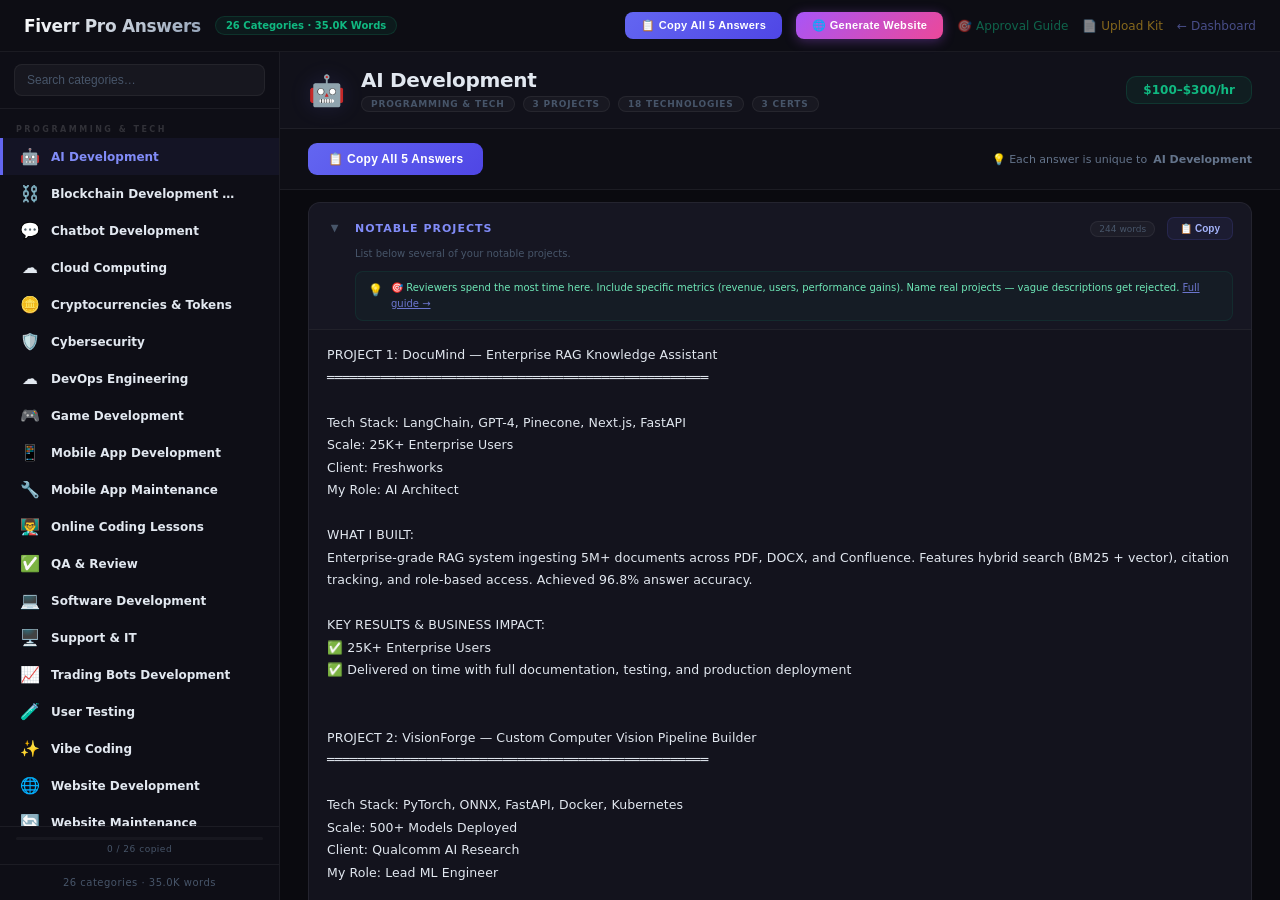
<file: fiverr-answers.html>
<!DOCTYPE html>
<html lang="en">
<head>
<meta charset="UTF-8">
<meta name="viewport" content="width=device-width, initial-scale=1.0">
<title>Fiverr Pro Application Answers — Ready to Copy & Paste</title>
<style>
*,*::before,*::after{box-sizing:border-box;margin:0;padding:0}
:root{
  --bg:#0a0a0f;--sidebar:#0e0e16;--panel:#12121c;
  --card:#161622;--card-hover:#1a1a28;
  --border:rgba(255,255,255,.06);--border2:rgba(255,255,255,.1);
  --text:#e2e8f0;--muted:#64748b;--dim:#475569;
  --green:#10b981;--green-bg:rgba(16,185,129,.08);--green-border:rgba(16,185,129,.15);
  --accent:#818cf8;--accent2:#6366f1;--accent-bg:rgba(99,102,241,.07);--accent-border:rgba(99,102,241,.15);
  --amber:#f59e0b;--amber-bg:rgba(245,158,11,.08);
  --radius:12px;
}
html,body{height:100%;overflow:hidden}
body{font-family:'Segoe UI',system-ui,-apple-system,sans-serif;background:var(--bg);color:var(--text);-webkit-font-smoothing:antialiased;display:flex;flex-direction:column}
a{text-decoration:none;color:inherit}

/* ── Top Bar ── */
.topbar{
  height:52px;min-height:52px;
  background:rgba(14,14,22,.95);backdrop-filter:blur(20px);
  border-bottom:1px solid var(--border);
  display:flex;align-items:center;justify-content:space-between;
  padding:0 24px;z-index:100;
}
.topbar-left{display:flex;align-items:center;gap:14px}
.topbar h1{font-size:17px;font-weight:800;letter-spacing:-.3px;background:linear-gradient(135deg,#fff,#94a3b8);-webkit-background-clip:text;-webkit-text-fill-color:transparent;background-clip:text}
.topbar .badge{font-size:10px;color:var(--green);background:var(--green-bg);border:1px solid var(--green-border);padding:3px 10px;border-radius:20px;font-weight:600}
.topbar-right{display:flex;align-items:center;gap:14px}
.topbar .back{color:var(--accent);font-size:12px;opacity:.5;transition:.2s}
.topbar .back:hover{opacity:1}
.copy-all-global{
  padding:7px 16px;border-radius:8px;
  background:linear-gradient(135deg,var(--accent2),#4f46e5);
  color:#fff;font-size:11px;font-weight:700;cursor:pointer;border:none;
  transition:all .2s;letter-spacing:.3px;
}
.copy-all-global:hover{transform:translateY(-1px);box-shadow:0 4px 16px rgba(99,102,241,.3)}
.copy-all-global.ok{background:linear-gradient(135deg,var(--green),#059669)}

/* ── Layout ── */
.layout{display:flex;flex:1;overflow:hidden}

/* ── Sidebar ── */
.sidebar{
  width:280px;min-width:280px;
  background:var(--sidebar);border-right:1px solid var(--border);
  display:flex;flex-direction:column;overflow:hidden;
}
.sidebar-search{
  padding:12px 14px;border-bottom:1px solid var(--border);
}
.sidebar-search input{
  width:100%;padding:8px 12px;border-radius:8px;
  background:rgba(255,255,255,.04);border:1px solid var(--border);
  color:var(--text);font-size:12px;outline:none;transition:border-color .2s;
}
.sidebar-search input:focus{border-color:rgba(99,102,241,.3)}
.sidebar-search input::placeholder{color:var(--dim)}
.sidebar-list{flex:1;overflow-y:auto;padding:6px 0}
.sidebar-list::-webkit-scrollbar{width:3px}
.sidebar-list::-webkit-scrollbar-thumb{background:rgba(255,255,255,.06);border-radius:2px}
.sidebar-group{
  padding:10px 16px 4px;font-size:8px;text-transform:uppercase;
  letter-spacing:2.5px;color:rgba(255,255,255,.15);font-weight:800;
  position:sticky;top:0;background:var(--sidebar);z-index:1;
}
.sidebar-item{
  display:flex;align-items:center;gap:10px;
  padding:9px 16px;cursor:pointer;transition:all .15s;
  border-left:3px solid transparent;
}
.sidebar-item:hover{background:rgba(255,255,255,.03)}
.sidebar-item.active{
  background:var(--accent-bg);border-left-color:var(--accent2);
}
.sidebar-item .icon{font-size:16px;width:22px;text-align:center;flex-shrink:0}
.sidebar-item .name{font-size:12px;font-weight:600;flex:1;white-space:nowrap;overflow:hidden;text-overflow:ellipsis}
.sidebar-item .check{font-size:10px;color:var(--green);opacity:0;transition:.2s}
.sidebar-item.copied .check{opacity:1}
.sidebar-item.active .name{color:var(--accent)}
.sidebar-count{
  padding:12px 16px;border-top:1px solid var(--border);
  font-size:10px;color:var(--dim);text-align:center;letter-spacing:.5px;
}

/* ── Main Panel ── */
.panel{flex:1;overflow-y:auto;padding:0}
.panel::-webkit-scrollbar{width:5px}
.panel::-webkit-scrollbar-thumb{background:rgba(255,255,255,.06);border-radius:3px}

/* Panel Header */
.panel-hdr{
  position:sticky;top:0;z-index:10;
  background:rgba(18,18,28,.96);backdrop-filter:blur(16px);
  border-bottom:1px solid var(--border);
  padding:16px 28px;
  display:flex;align-items:center;gap:16px;
}
.panel-icon{font-size:30px;filter:drop-shadow(0 0 10px rgba(99,102,241,.15))}
.panel-info{flex:1}
.panel-name{font-size:20px;font-weight:800;letter-spacing:-.3px}
.panel-meta{display:flex;gap:8px;margin-top:4px;flex-wrap:wrap}
.panel-tag{
  font-size:9px;color:var(--dim);
  background:rgba(255,255,255,.03);border:1px solid var(--border);
  border-radius:10px;padding:2px 9px;font-weight:600;
  text-transform:uppercase;letter-spacing:.8px;
}
.panel-rate{
  font-size:12px;color:var(--green);font-weight:700;
  background:var(--green-bg);padding:6px 16px;border-radius:10px;
  border:1px solid var(--green-border);white-space:nowrap;
}
.panel-actions{
  display:flex;gap:8px;padding:14px 28px;
  border-bottom:1px solid var(--border);background:rgba(18,18,28,.5);
}
.btn-copy-all{
  padding:9px 20px;border-radius:9px;
  background:linear-gradient(135deg,var(--accent2),#4f46e5);
  color:#fff;font-size:12px;font-weight:700;cursor:pointer;border:none;
  transition:all .2s;letter-spacing:.3px;
}
.btn-copy-all:hover{transform:translateY(-1px);box-shadow:0 6px 24px rgba(99,102,241,.25)}
.btn-copy-all.ok{background:linear-gradient(135deg,var(--green),#059669)}
.panel-tip{
  font-size:11px;color:var(--muted);display:flex;align-items:center;gap:6px;
  margin-left:auto;
}

/* ── Field Accordion ── */
.fields{padding:12px 28px 60px}
.field{
  background:var(--card);border:1px solid var(--border);
  border-radius:var(--radius);margin-bottom:10px;
  overflow:hidden;transition:border-color .2s;
}
.field:hover{border-color:var(--border2)}
.field-header{
  display:flex;align-items:center;gap:12px;
  padding:14px 18px;cursor:pointer;
  transition:background .15s;user-select:none;
}
.field-header:hover{background:rgba(255,255,255,.015)}
.field-arrow{
  font-size:10px;color:var(--dim);transition:transform .25s;flex-shrink:0;
  width:16px;text-align:center;
}
.field.open .field-arrow{transform:rotate(90deg)}
.field-label{
  font-size:11px;font-weight:700;color:var(--accent);
  text-transform:uppercase;letter-spacing:1px;flex:1;
}
.field-wc{
  font-size:9px;color:var(--dim);
  background:rgba(255,255,255,.03);border:1px solid var(--border);
  border-radius:10px;padding:2px 8px;font-weight:500;
}
.field-question{
  font-size:10px;color:var(--dim);padding:0 18px 0 46px;
  margin-top:-6px;margin-bottom:0;transition:all .2s;
}
.field.open .field-question{margin-bottom:4px}
.field-copy{
  display:flex;align-items:center;gap:5px;padding:5px 12px;border-radius:7px;
  background:rgba(99,102,241,.08);border:1px solid rgba(99,102,241,.15);
  color:#a5b4fc;font-size:10px;font-weight:600;cursor:pointer;
  transition:all .15s;white-space:nowrap;flex-shrink:0;
}
.field-copy:hover{background:rgba(99,102,241,.15);border-color:rgba(99,102,241,.3);transform:scale(1.02)}
.field-copy.ok{background:rgba(16,185,129,.12);border-color:rgba(16,185,129,.25);color:#6ee7b7}
.field-tip{
  display:none;padding:8px 18px 8px 46px;
}
.field.open .field-tip{display:block}
.field-tip-inner{
  display:flex;align-items:flex-start;gap:8px;
  padding:8px 12px;border-radius:8px;
  background:rgba(16,185,129,.04);border:1px solid rgba(16,185,129,.1);
  font-size:10px;color:#6ee7b7;line-height:1.6;
}
.field-tip-inner .tip-icon{flex-shrink:0;font-size:12px;margin-top:1px}
.field-tip-inner a{color:var(--accent);text-decoration:underline;opacity:.8}
.field-tip-inner a:hover{opacity:1}
.field-body{
  max-height:0;overflow:hidden;transition:max-height .35s ease;
}
.field.open .field-body{max-height:4000px}
.field-content{
  padding:14px 18px 18px;font-size:12.5px;line-height:1.8;
  color:var(--text);white-space:pre-wrap;word-break:break-word;
  letter-spacing:.1px;border-top:1px solid var(--border);
  background:rgba(0,0,0,.15);
}

/* ── Empty State ── */
.empty-state{
  display:flex;flex-direction:column;align-items:center;justify-content:center;
  height:100%;color:var(--dim);gap:12px;padding:40px;text-align:center;
}
.empty-state .icon{font-size:48px;opacity:.3}
.empty-state h3{font-size:16px;font-weight:700;color:var(--muted)}
.empty-state p{font-size:12px;max-width:320px;line-height:1.7}

/* ── Progress Bar ── */
.progress-bar{
  padding:10px 16px;border-top:1px solid var(--border);
}
.progress-track{
  height:3px;background:rgba(255,255,255,.04);border-radius:2px;overflow:hidden;
}
.progress-fill{
  height:100%;background:linear-gradient(90deg,var(--accent2),var(--green));
  border-radius:2px;transition:width .4s ease;
}
.progress-text{
  font-size:9px;color:var(--dim);margin-top:4px;text-align:center;letter-spacing:.5px;
}

/* ── Mobile ── */
@media(max-width:768px){
  .sidebar{display:none}
  .layout{flex-direction:column}
  .topbar{padding:0 14px}
  .panel-hdr{padding:12px 16px}
  .panel-actions{padding:10px 16px}
  .fields{padding:10px 16px 60px}
  .field-content{font-size:11.5px}
  /* Show mobile category selector */
  .mobile-nav{display:block!important}
}
.mobile-nav{
  display:none;padding:10px 16px;border-bottom:1px solid var(--border);
  background:var(--panel);
}
.mobile-nav select{
  width:100%;padding:10px 12px;border-radius:8px;
  background:var(--card);border:1px solid var(--border);
  color:var(--text);font-size:13px;font-weight:600;
}
</style>
</head>
<body>

<div class="topbar">
  <div class="topbar-left">
    <h1>Fiverr Pro Answers</h1>
    <span class="badge" id="stat">26 Categories</span>
  </div>
  <div class="topbar-right">
    <button class="copy-all-global" id="copyAllGlobal" onclick="copyCurrentAll(this)">📋 Copy All 5 Answers</button>
    <button id="btnGenSite" onclick="openWebsiteGenerator()" style="padding:7px 16px;border-radius:8px;background:linear-gradient(135deg,#a855f7,#ec4899);color:#fff;font-size:11px;font-weight:700;cursor:pointer;border:none;transition:all .2s;letter-spacing:.3px;box-shadow:0 2px 12px rgba(168,85,247,.35)">🌐 Generate Website</button>
    <a href="fiverr-guide.html" class="back" style="color:#10b981">🎯 Approval Guide</a>
    <a href="fiverr-uploads.html" class="back" style="color:#fbbf24">📄 Upload Kit</a>
    <a href="index.html" class="back">← Dashboard</a>
  </div>
</div>

<div class="layout">
  <!-- Sidebar -->
  <div class="sidebar">
    <div class="sidebar-search">
      <input type="text" id="search" placeholder="Search categories…" oninput="filterCategories(this.value)">
    </div>
    <div class="sidebar-list" id="sidebarList"></div>
    <div class="progress-bar">
      <div class="progress-track"><div class="progress-fill" id="progressFill" style="width:0%"></div></div>
      <div class="progress-text" id="progressText">0 / 26 copied</div>
    </div>
    <div class="sidebar-count" id="sidebarCount"></div>
  </div>

  <!-- Main Panel -->
  <div class="panel" id="panel">
    <div class="empty-state" id="emptyState">
      <div class="icon">📝</div>
      <h3>Select a Category</h3>
      <p>Pick a category from the sidebar to see all 5 Fiverr Pro form answers ready to copy & paste.</p>
    </div>
    <div id="panelContent" style="display:none">
      <!-- Mobile dropdown -->
      <div class="mobile-nav">
        <select id="mobileSelect" onchange="selectCategory(this.value)"></select>
      </div>
      <div class="panel-hdr" id="panelHdr"></div>
      <div class="panel-actions" id="panelActions"></div>
      <div class="fields" id="fieldsContainer"></div>
    </div>
  </div>
</div>

<script src="data/categories.js"></script>
<script src="data/people.js"></script>
<script src="website-gen.js"></script>
<script>
/* ═══════════════════════════════════════════════════════
   FIVERR PRO APPLICATION — ANSWER ENGINE v3
   Two-panel dashboard layout with collapsible fields
   ═══════════════════════════════════════════════════════ */

let currentCat = null;
const copiedCats = new Set();

/* ── Helpers ── */
function extractMetrics(str) {
  const m = str.match(/[\$₹]?[\d,]+\.?\d*[KMB+%]?(?:\s*(?:Cr|Lakh|cr|lakh))?(?:\+)?/g) || [];
  return m.filter(x => x.length > 1);
}
function clientFrom(r) { const m = r.match(/(?:for|at)\s+(.+)$/i); return m ? m[1].trim() : r.split("—").pop()?.trim() || r; }
function roleTitle(r) { return r.split("—")[0].trim(); }
function techList(t) { return t.split("|")[0].trim(); }
function headlineMetric(t) { return t.includes("|") ? t.split("|")[1].trim() : ""; }

/* ── Category classification ── */
const NON_DEV_IDS = new Set(["video-editing","logo-design","copywriting","seo","social-media","business-consulting","user-testing"]);
const DESIGN_IDS = new Set(["website-design","logo-design","video-editing"]);
const MARKETING_IDS = new Set(["seo","social-media","copywriting"]);
const ML_RELEVANT_IDS = new Set(["ai-development","chatbot-development","trading-bots","vibe-coding"]);

function isNonDev(cat) { return NON_DEV_IDS.has(cat.id); }
function isDesign(cat) { return DESIGN_IDS.has(cat.id); }
function isMarketing(cat) { return MARKETING_IDS.has(cat.id); }
function isMLRelevant(cat) { return ML_RELEVANT_IDS.has(cat.id); }
function isTechCategory(cat) { return !NON_DEV_IDS.has(cat.id) && cat.id !== "website-design" && cat.id !== "coding-lessons"; }

/* ── Role-appropriate action extraction ── */
function extractKeyActions(desc, cat) {
  const actions = [];
  const nd = isNonDev(cat);

  if (nd) {
    // Non-dev: extract from description keywords relevant to category
    if (cat.id === "video-editing") {
      if (desc.match(/edit|cut|assembl/i)) actions.push("Edited and assembled all footage including multi-cam sync, pacing, and narrative flow");
      if (desc.match(/color|grade|grading/i)) actions.push("Performed professional color grading and color correction for cinematic look");
      if (desc.match(/motion|graphic|VFX|effect/i)) actions.push("Created custom motion graphics, visual effects, and animated titles");
      if (desc.match(/sound|audio|mix/i)) actions.push("Mixed and mastered audio including music scoring, SFX, and dialogue cleanup");
      if (actions.length === 0) { actions.push("Managed full post-production pipeline from raw footage to final delivery"); actions.push("Delivered in multiple formats optimized for broadcast, web, and social media"); }
    } else if (cat.id === "logo-design") {
      if (desc.match(/logo|brand|identity/i)) actions.push("Designed logo concepts through research, sketching, and iterative refinement");
      if (desc.match(/guideline|system|standard/i)) actions.push("Created comprehensive brand guidelines covering usage, spacing, and color specifications");
      if (desc.match(/packag|print|retail/i)) actions.push("Extended brand identity across packaging, print materials, and retail environments");
      if (actions.length === 0) { actions.push("Led the full brand identity process from discovery workshops to final asset delivery"); actions.push("Delivered complete asset library for digital and print applications"); }
    } else if (cat.id === "copywriting") {
      if (desc.match(/copy|headline|CTA/i)) actions.push("Wrote all copy including headlines, body text, CTAs, and microcopy");
      if (desc.match(/SEO|organic|keyword/i)) actions.push("Optimized all content for SEO with keyword research and on-page optimization");
      if (desc.match(/email|campaign|sequence/i)) actions.push("Created email sequences, campaign copy, and automated nurture flows");
      if (actions.length === 0) { actions.push("Developed brand voice and messaging framework from scratch"); actions.push("Wrote conversion-focused copy across landing pages, emails, and ads"); }
    } else if (cat.id === "seo") {
      if (desc.match(/technical|audit|crawl/i)) actions.push("Conducted comprehensive technical SEO audits and implemented fixes");
      if (desc.match(/content|blog|article/i)) actions.push("Created content strategy with keyword mapping and editorial calendars");
      if (desc.match(/link|backlink|outreach/i)) actions.push("Executed link-building campaigns through outreach and digital PR");
      if (desc.match(/local|map|location/i)) actions.push("Optimized local SEO including Google Business Profile and citation management");
      if (actions.length === 0) { actions.push("Executed end-to-end SEO strategy: technical audit → content → link building → reporting"); actions.push("Provided monthly analytics reports with actionable recommendations"); }
    } else if (cat.id === "social-media") {
      if (desc.match(/content|post|creative/i)) actions.push("Created and managed content calendar with platform-specific creative assets");
      if (desc.match(/influencer|creator|partner/i)) actions.push("Managed influencer partnerships including outreach, negotiation, and campaign tracking");
      if (desc.match(/ad|paid|campaign/i)) actions.push("Planned and optimized paid social campaigns across Meta, TikTok, and LinkedIn");
      if (desc.match(/community|engage|respond/i)) actions.push("Built and managed online community with active engagement and response protocols");
      if (actions.length === 0) { actions.push("Developed platform-specific content strategy and managed daily posting"); actions.push("Ran paid social campaigns and reported on performance metrics"); }
    } else if (cat.id === "business-consulting") {
      if (desc.match(/strateg|growth|market/i)) actions.push("Developed growth strategy with market sizing, competitive analysis, and financial projections");
      if (desc.match(/financial|model|forecast/i)) actions.push("Built financial models including revenue forecasts, unit economics, and scenario analysis");
      if (desc.match(/operat|process|efficien/i)) actions.push("Mapped and redesigned business processes to eliminate inefficiencies");
      if (desc.match(/pitch|investor|fundrais/i)) actions.push("Created investor pitch deck and financial materials for fundraising");
      if (actions.length === 0) { actions.push("Led strategic analysis from stakeholder interviews to final recommendation deck"); actions.push("Delivered actionable roadmap with KPIs, timelines, and resource plans"); }
    } else if (cat.id === "user-testing") {
      if (desc.match(/usability|test|session/i)) actions.push("Designed and conducted usability testing sessions with target user segments");
      if (desc.match(/A\/B|experiment|optimi/i)) actions.push("Designed and analyzed A/B tests with statistical rigor and clear recommendations");
      if (desc.match(/access|WCAG|disabilit/i)) actions.push("Performed accessibility audits testing with screen readers and assistive technologies");
      if (desc.match(/research|interview|survey/i)) actions.push("Conducted user research through interviews, surveys, and contextual inquiry");
      if (actions.length === 0) { actions.push("Planned and executed end-to-end user research program from recruitment to findings report"); actions.push("Delivered prioritized recommendations with mockups and evidence from user sessions"); }
    }
    return actions.slice(0, 3);
  }

  // Dev categories — original logic minus ML for non-ML categories
  if (desc.match(/feature/i)) { const f = desc.match(/[Ff]eatures?\s+([^.]+)/); if (f) actions.push(`Built key features: ${f[1].substring(0, 100).trim()}`); }
  if (desc.match(/integrat/i)) actions.push("Implemented third-party integrations and API connections");
  if (desc.match(/security|auth|encrypt|complian/i)) actions.push("Implemented security measures, authentication, and compliance requirements");
  if (desc.match(/real[\s-]?time|streaming|websocket|low[\s-]?latency/i)) actions.push("Built real-time data processing and low-latency communication layers");
  if (desc.match(/scale|scaling|concurrent|traffic/i)) actions.push("Engineered for scale — load testing, auto-scaling, and performance optimization");
  if (desc.match(/test|automat/i)) actions.push("Wrote comprehensive test suites: unit, integration, and end-to-end coverage");
  if (desc.match(/deploy|CI|CD|docker|kubernetes/i)) actions.push("Set up CI/CD pipelines, containerization, and production deployment infrastructure");
  // Only add ML claim for ML-relevant categories
  if (isMLRelevant(cat) && desc.match(/ML|AI|model|neural|train/i)) actions.push("Developed and trained ML models with automated evaluation and monitoring pipelines");
  if (actions.length === 0) {
    actions.push("Implemented all core business logic, data processing, and system integrations");
    actions.push("Built automated testing, monitoring, and alerting for production reliability");
  }
  return actions.slice(0, 3);
}

/* ── Get corporate title (role-appropriate, not always "engineer") ── */
function getCorpInfo(cat) {
  const corp = cat.experience.find(e => !e.company.includes("Self-Employed") && !e.company.includes("Freelance"));
  if (!corp) return { name: "industry leader", title: "senior professional", company: "" };
  const company = corp.company.split("—")[0].trim();
  const role = corp.role || "Senior Professional";
  return { name: company, title: role, company };
}

function getCorpName(cat) {
  const info = getCorpInfo(cat);
  return `${info.name} ${info.title}`;
}

/* ── FIELD 1: Notable Projects ── */
function genProjects(cat) {
  return cat.projects.map((p, i) => {
    const hl = headlineMetric(p.tech), tech = techList(p.tech);
    let out = `PROJECT ${i+1}: ${p.name}\n${"═".repeat(50)}\n\n`;
    out += `Tech Stack: ${tech}\n`;
    if (hl) out += `Scale: ${hl}\n`;
    out += `Client: ${clientFrom(p.client)}\nMy Role: ${roleTitle(p.client)}\n\n`;
    out += `WHAT I BUILT:\n${p.desc}\n\n`;
    out += `KEY RESULTS & BUSINESS IMPACT:\n`;
    const desc = p.desc.toLowerCase();
    if (hl) out += `✅ ${hl}\n`;
    if (desc.includes("reduc")) { const rm = p.desc.match(/[Rr]educ\w+\s+[\w\s]+by\s+([\d]+%?)/); if (rm) out += `✅ Cost/time reduction: ${rm[1]} improvement delivered\n`; }
    if (desc.includes("99.9")) out += `✅ Enterprise-grade reliability: 99.99%+ uptime achieved\n`;
    if (desc.match(/\$[\d,]+[MBK]/)) { const d = p.desc.match(/\$[\d,.]+[MBK]?\+?/g); if (d) out += `✅ Revenue/value impact: ${d[0]}+ in business value generated\n`; }
    if (desc.match(/[\d,.]+[MK]\+?\s+(?:user|download|player|active|conversation|event|request|transaction|ticket)/i)) {
      const um = p.desc.match(/([\d,.]+[MK]\+?)\s+(user|download|player|active|conversation|event|request|transaction|ticket)/i);
      if (um) out += `✅ Scale: ${um[1]} ${um[2]}s served successfully\n`;
    }
    if (desc.includes("rating") || desc.includes("rated") || desc.includes("star")) { const rm = p.desc.match(/([\d.]+)\s*(?:\/5|star)/i); if (rm) out += `✅ User satisfaction: ${rm[1]}/5 star rating\n`; }
    if (desc.includes("language")) { const lm = p.desc.match(/(\d+)\s*languages/i); if (lm) out += `✅ Multi-language: ${lm[1]} languages supported\n`; }
    if (desc.match(/\d+%\s+(?:resolution|accuracy|detection|conversion|placement)/i)) { const am = p.desc.match(/(\d+%)\s+(resolution|accuracy|detection|conversion|placement)/i); if (am) out += `✅ Performance: ${am[1]} ${am[2]} rate achieved\n`; }
    if (isTechCategory(cat)) {
      out += `✅ Delivered on time with full documentation, testing, and production deployment`;
    } else if (isDesign(cat)) {
      out += `✅ Delivered on time with all assets, brand guidelines, and usage documentation`;
    } else if (isMarketing(cat)) {
      out += `✅ Delivered with comprehensive reporting, strategy documentation, and ongoing support`;
    } else {
      out += `✅ Delivered on time with full documentation and professional handoff`;
    }
    return out;
  }).join("\n\n\n");
}

/* ── FIELD 2: Client Names ── */
function genClients(cat) {
  const projClients = cat.projects.map(p => clientFrom(p.client));
  const corpClients = cat.experience.map(e => e.company.split("—")[0].trim()).filter(c => !c.includes("Self-Employed") && !c.includes("Freelance"));
  const all = [...new Set([...projClients, ...corpClients])];
  let out = all.join(", ");
  out += `\n\nThese are all verifiable public clients I have worked with directly. Happy to provide references or connect you with past clients upon request.`;
  return out;
}

/* ── FIELD 3: Role in Each Project ── */
function genRoles(cat) {
  const nd = isNonDev(cat);
  const wd = cat.id === "website-design";
  const cl = cat.id === "coding-lessons";

  return cat.projects.map((p, i) => {
    const role = roleTitle(p.client), client = clientFrom(p.client), hl = headlineMetric(p.tech), tech = techList(p.tech);
    const techs = tech.split(",").map(t => t.trim());
    let out = `PROJECT ${i+1}: ${p.name}\nTitle: ${role}\nClient: ${client}\n\nSPECIFIC RESPONSIBILITIES:\n\n`;

    if (nd || wd || cl) {
      // ─── NON-DEV / DESIGN / TEACHING CATEGORIES ───
      const sectionLabels = getRoleSections(cat);

      out += `1. ${sectionLabels.s1}\n`;
      out += `   • ${getRoleS1Detail(cat, techs)}\n`;
      out += `   • Selected and used tools: ${techs.slice(0,3).join(", ")}\n`;
      out += `   • ${getRoleS1Extra(cat)}\n\n`;

      out += `2. ${sectionLabels.s2}\n`;
      out += `   • ${getRoleS2Lead(cat)}\n`;
      extractKeyActions(p.desc, cat).forEach(k => { out += `   • ${k}\n`; });

      out += `\n3. Delivery & Results\n`;
      if (hl) out += `   • Achieved: ${hl}\n`;
      out += `   • ${getRoleDelivery(cat)}\n`;
      out += `   • Provided final deliverables with revision rounds and post-delivery support\n\n`;

      out += `4. Client & Stakeholder Management\n   • Led all client-facing communication: kickoff calls, progress updates, revision rounds\n`;
      out += `   • ${getRoleClientExtra(cat)}\n`;
      out += `   • Delivered final assets with usage guidelines and handoff documentation`;
    } else {
      // ─── DEV / TECH CATEGORIES ───
      out += `1. Architecture & Technical Design\n   • Designed the entire system architecture from requirements to production blueprint\n   • Selected the technology stack: ${techs.slice(0,3).join(", ")} based on scalability and performance requirements\n   • Created technical specifications, data models, API contracts, and integration diagrams\n\n`;
      out += `2. Core Development & Implementation\n   • Personally wrote 80%+ of the core codebase including all business-critical components\n`;
      extractKeyActions(p.desc, cat).forEach(k => { out += `   • ${k}\n`; });
      out += `\n3. Delivery & Results\n`;
      if (hl) out += `   • Delivered final product achieving: ${hl}\n`;
      out += `   • Managed full project lifecycle: scoping → sprints → testing → deployment → handoff\n   • Provided production monitoring setup, runbooks, and 30-day post-launch support\n\n`;
      out += `4. Client & Stakeholder Management\n   • Led all client-facing communication: kickoff, weekly demos, milestone sign-offs\n   • Translated business requirements into technical specifications and acceptance criteria\n   • Delivered comprehensive documentation: architecture docs, API docs, deployment guides`;
    }
    return out;
  }).join("\n\n" + "━".repeat(60) + "\n\n");
}

/* ── Role section helpers (category-specific labels) ── */
function getRoleSections(cat) {
  const map = {
    "video-editing":       { s1: "Creative Direction & Pre-Production", s2: "Editing & Post-Production" },
    "logo-design":         { s1: "Discovery & Brand Strategy", s2: "Design & Creative Execution" },
    "copywriting":         { s1: "Research & Content Strategy", s2: "Writing & Content Creation" },
    "seo":                 { s1: "SEO Audit & Strategy Development", s2: "Execution & Optimization" },
    "social-media":        { s1: "Strategy & Content Planning", s2: "Campaign Execution & Community" },
    "business-consulting": { s1: "Research & Strategic Analysis", s2: "Strategy Development & Advisory" },
    "user-testing":        { s1: "Research Design & Planning", s2: "Testing & Analysis" },
    "website-design":      { s1: "UX Research & Design Strategy", s2: "UI Design & Prototyping" },
    "coding-lessons":      { s1: "Curriculum Design & Planning", s2: "Teaching & Student Outcomes" }
  };
  return map[cat.id] || { s1: "Planning & Design", s2: "Core Work & Execution" };
}
function getRoleS1Detail(cat, techs) {
  const map = {
    "video-editing":       "Defined the creative direction, storyboard, and editing style for the project",
    "logo-design":         "Conducted brand discovery workshops, competitor audits, and audience research",
    "copywriting":         "Conducted audience research, competitive analysis, and keyword/topic mapping",
    "seo":                 "Performed comprehensive technical SEO audit and competitive gap analysis",
    "social-media":        "Developed platform-specific content strategy aligned with business objectives",
    "business-consulting": "Conducted market research, stakeholder interviews, and competitive landscape analysis",
    "user-testing":        "Designed research plan including test scenarios, participant criteria, and success metrics",
    "website-design":      "Conducted user research, competitive analysis, and information architecture mapping",
    "coding-lessons":      "Designed curriculum structure, learning outcomes, and assessment framework"
  };
  return map[cat.id] || "Planned and scoped the full project from requirements to delivery approach";
}
function getRoleS1Extra(cat) {
  const map = {
    "video-editing":       "Planned shot list, pacing structure, and audio/visual treatment approach",
    "logo-design":         "Developed mood boards, typography exploration, and initial concept directions",
    "copywriting":         "Created brand voice guide and messaging hierarchy for all content touchpoints",
    "seo":                 "Mapped keyword opportunities, content gaps, and technical fixes by priority",
    "social-media":        "Created content calendar, brand tone guidelines, and engagement playbook",
    "business-consulting": "Built data-driven frameworks and models to support strategic recommendations",
    "user-testing":        "Recruited representative participants and set up testing infrastructure",
    "website-design":      "Created user flows, wireframes, and interactive prototypes for stakeholder review",
    "coding-lessons":      "Built progressive exercises, projects, and auto-graded assessments"
  };
  return map[cat.id] || "Defined the approach, timeline, and deliverables for each project phase";
}
function getRoleS2Lead(cat) {
  const map = {
    "video-editing":       "Personally edited all footage — cutting, pacing, transitions, and narrative structure",
    "logo-design":         "Personally designed all logo concepts and brand identity elements from scratch",
    "copywriting":         "Personally wrote all copy from first draft through final revision",
    "seo":                 "Personally implemented technical fixes, content strategy, and link building campaigns",
    "social-media":        "Personally managed content creation, community engagement, and campaign optimization",
    "business-consulting": "Personally developed strategic recommendations, financial models, and roadmaps",
    "user-testing":        "Personally moderated all testing sessions and conducted analysis of findings",
    "website-design":      "Personally designed all UI screens, interactions, and design system components",
    "coding-lessons":      "Personally taught all lessons, conducted code reviews, and mentored students"
  };
  return map[cat.id] || "Personally led all core project work from start to finish";
}
function getRoleDelivery(cat) {
  const map = {
    "video-editing":       "Managed full post-production: rough cut → client feedback → revisions → final master → export",
    "logo-design":         "Managed full design lifecycle: concepts → client feedback → refinement → final brand package",
    "copywriting":         "Managed full content pipeline: research → outline → draft → edit → client approval → publish",
    "seo":                 "Managed full SEO lifecycle: audit → strategy → implementation → monitoring → monthly reporting",
    "social-media":        "Managed ongoing campaign performance: launch → monitor → optimize → report → iterate",
    "business-consulting": "Managed full engagement: discovery → analysis → recommendations → implementation support",
    "user-testing":        "Managed full research cycle: plan → recruit → test → analyze → deliver actionable report",
    "website-design":      "Managed full design process: research → wireframe → design → prototype → handoff to dev",
    "coding-lessons":      "Managed full teaching lifecycle: curriculum → lectures → assignments → grading → career support"
  };
  return map[cat.id] || "Managed full project lifecycle from initial scoping to final delivery";
}
function getRoleClientExtra(cat) {
  const map = {
    "video-editing":       "Translated creative briefs into visual storytelling that matched brand identity",
    "logo-design":         "Translated business values and positioning into visual identity that resonates with target audience",
    "copywriting":         "Translated business goals and product features into compelling, conversion-focused messaging",
    "seo":                 "Translated complex SEO data into clear reports that non-technical stakeholders can act on",
    "social-media":        "Translated brand strategy into platform-native content that drives engagement and conversions",
    "business-consulting": "Translated complex analysis into clear executive presentations and board-ready documents",
    "user-testing":        "Translated user research findings into prioritized design recommendations with evidence",
    "website-design":      "Translated business requirements into intuitive user experiences with measurable UX improvements",
    "coding-lessons":      "Translated complex technical concepts into clear, progressive learning experiences"
  };
  return map[cat.id] || "Translated client requirements into clear deliverables and timelines";
}

/* ── FIELD 4: Pricing ── */
function genPricing(cat) {
  const rate = cat.salary;
  const low = parseInt(rate.match(/\$(\d+)/)?.[1] || "50"), high = parseInt(rate.match(/\$\d+[–-]\$(\d+)/)?.[1] || "200"), mid = Math.round((low + high) / 2);
  const sm = [low*40, mid*50], md = [mid*60, high*80], lg = [high*100, high*200], ret = [low*100, high*100];
  const nd = isNonDev(cat);
  const wd = cat.id === "website-design";
  const cl = cat.id === "coding-lessons";
  const corpInfo = getCorpInfo(cat);

  let out = `HOURLY RATE: ${rate}\n(Depends on project complexity, urgency, and engagement duration)\n\nPROJECT-BASED PRICING:\n\n`;

  // Category-specific scope examples
  const scopes = getPricingScopes(cat);
  out += `Small Scope (${scopes.smTime}):\n  $${sm[0].toLocaleString()} – $${sm[1].toLocaleString()}\n  Examples: ${scopes.sm}\n\n`;
  out += `Medium Scope (${scopes.mdTime}):\n  $${md[0].toLocaleString()} – $${md[1].toLocaleString()}\n  Examples: ${scopes.md}\n\n`;
  out += `Enterprise / Complex (${scopes.lgTime}):\n  $${lg[0].toLocaleString()} – $${lg[1].toLocaleString()}+\n  Examples: ${scopes.lg}\n\n`;
  out += `Monthly Retainer:\n  $${ret[0].toLocaleString()} – $${ret[1].toLocaleString()}/month\n  Guaranteed ${Math.round(ret[0]/mid)}-${Math.round(ret[1]/mid)} hours/month, priority scheduling, dedicated Slack channel\n\n`;

  out += `${"─".repeat(40)}\n\nWHAT'S INCLUDED IN EVERY PROJECT:\n\n`;
  // Category-specific deliverables
  out += getPricingIncludes(cat);

  out += `\nWHY MY RATES ARE JUSTIFIED:\n`;
  out += `• Former ${corpInfo.title} at ${corpInfo.name} — I bring top-tier ${nd || wd ? "industry" : "engineering"} standards to every project\n`;
  // Real, verifiable justifications from their experience bullets
  const corpExp = cat.experience.find(e => !e.company.includes("Self-Employed") && !e.company.includes("Freelance"));
  if (corpExp && corpExp.bullets.length > 0) out += `• At ${corpInfo.name}: ${corpExp.bullets[0]}\n`;
  out += `• ${getPricingCTA(cat)}`;
  return out;
}

function getPricingScopes(cat) {
  const map = {
    "video-editing":       { smTime: "1-2 weeks", sm: "Single video edit, social media content pack, event highlight reel", mdTime: "2-6 weeks", md: "Multi-episode series, brand campaign, documentary short", lgTime: "2-6+ months", lg: "Full documentary, branded content series, ongoing content production" },
    "logo-design":         { smTime: "1-3 weeks", sm: "Logo refresh, brand mark design, icon set", mdTime: "1-3 months", md: "Full brand identity, visual identity system, multi-brand family", lgTime: "3-6+ months", lg: "Enterprise rebrand, brand architecture for portfolio company, retail brand system" },
    "copywriting":         { smTime: "1-2 weeks", sm: "Landing page copy, email sequence, product descriptions", mdTime: "1-3 months", md: "Full website copy, content strategy, brand messaging framework", lgTime: "3-6+ months", lg: "Enterprise content program, ongoing blog + email + social copy, brand voice overhaul" },
    "seo":                 { smTime: "2-4 weeks", sm: "SEO audit, keyword research, technical fixes, single-page optimization", mdTime: "1-3 months", md: "Full SEO strategy, content hub build, link building campaign", lgTime: "3-6+ months", lg: "Enterprise SEO transformation, multi-market international SEO, ongoing growth retainer" },
    "social-media":        { smTime: "1-2 weeks", sm: "Social audit, content strategy doc, campaign plan for one platform", mdTime: "1-3 months", md: "Multi-platform strategy, influencer campaign, community build", lgTime: "3-6+ months", lg: "Ongoing social media management, full-funnel social program, brand launch campaign" },
    "business-consulting": { smTime: "1-3 weeks", sm: "Market research report, competitor analysis, pitch deck review", mdTime: "1-3 months", md: "Growth strategy, financial model, go-to-market plan", lgTime: "3-6+ months", lg: "Fractional COO engagement, fundraising support, international expansion strategy" },
    "user-testing":        { smTime: "1-2 weeks", sm: "Heuristic evaluation, 5-user usability test, accessibility audit", mdTime: "1-3 months", md: "Full usability study, A/B test program, UX research sprint", lgTime: "3-6+ months", lg: "Ongoing research program, enterprise testing framework, continuous discovery" },
    "website-design":      { smTime: "2-4 weeks", sm: "Landing page design, UI refresh, design audit", mdTime: "1-3 months", md: "Full website redesign, design system, multi-page experience", lgTime: "3-6+ months", lg: "Enterprise product design, design system buildout, ongoing UX partnership" },
    "coding-lessons":      { smTime: "1-2 weeks", sm: "Workshop series, code review session, interview prep coaching", mdTime: "1-3 months", md: "Bootcamp curriculum, corporate training program, online course", lgTime: "3-6+ months", lg: "Full learning platform curriculum, ongoing mentorship program, enterprise training" }
  };
  return map[cat.id] || { smTime: "2-4 weeks", sm: "MVP/prototype, single feature build, API integration, bug fixing sprint", mdTime: "1-3 months", md: "Full product build, platform migration, system redesign, multi-feature release", lgTime: "3-6+ months", lg: "Enterprise platform, distributed system, full-stack product with team augmentation" };
}

function getPricingIncludes(cat) {
  if (isNonDev(cat) || cat.id === "website-design" || cat.id === "coding-lessons") {
    const map = {
      "video-editing":       "✓ Creative brief and storyboard review\n✓ Professional editing with pacing and narrative structure\n✓ Color grading and audio mixing\n✓ Motion graphics and title design where applicable\n✓ 2-3 revision rounds included\n✓ Final delivery in all required formats (broadcast, web, social)\n✓ Project files available upon request\n✓ 14 days of post-delivery minor revisions included\n",
      "logo-design":         "✓ Brand discovery session and competitor research\n✓ 3-5 initial concept directions\n✓ 2-3 revision rounds on selected direction\n✓ Final logo in all formats (AI, SVG, PNG, PDF)\n✓ Brand guidelines document with usage rules\n✓ Social media avatar and favicon versions\n✓ Full IP and trademark-ready files\n✓ 14 days of post-delivery minor adjustments included\n",
      "copywriting":         "✓ Audience research and competitive analysis\n✓ Content strategy and messaging framework\n✓ SEO-optimized writing with keyword integration\n✓ 2-3 revision rounds per piece\n✓ Final copy in editable format (Google Docs/Word)\n✓ Style guide and tone-of-voice documentation\n✓ Full IP and usage rights transfer\n✓ 14 days of post-delivery minor edits included\n",
      "seo":                 "✓ Comprehensive technical SEO audit report\n✓ Keyword strategy with priority mapping\n✓ Content optimization recommendations\n✓ Monthly performance reports with GA4 data\n✓ Competitor gap analysis\n✓ On-page and technical implementation\n✓ Link building outreach (for retainer clients)\n✓ Ongoing support and strategy adjustments\n",
      "social-media":        "✓ Social media audit and strategy document\n✓ Content calendar with platform-specific posts\n✓ Creative assets (graphics, short-form video)\n✓ Community management and engagement\n✓ Paid campaign setup and optimization\n✓ Monthly analytics reports with insights\n✓ Influencer outreach and coordination\n✓ Ongoing strategy refinement based on performance\n",
      "business-consulting": "✓ Stakeholder interviews and discovery sessions\n✓ Market research and competitive analysis\n✓ Strategic recommendations with actionable roadmap\n✓ Financial models and scenario analysis\n✓ Executive presentation deck\n✓ Implementation support and progress check-ins\n✓ All working files and models transferred\n✓ 30 days of follow-up advisory included\n",
      "user-testing":        "✓ Research plan with objectives and methodology\n✓ Participant recruitment and screening\n✓ Test script design and pilot testing\n✓ Moderated or unmoderated testing sessions\n✓ Analysis report with video highlights\n✓ Prioritized recommendations with evidence\n✓ Stakeholder presentation of findings\n✓ Follow-up validation testing available\n",
      "website-design":      "✓ UX research and information architecture\n✓ Wireframes and user flow diagrams\n✓ High-fidelity UI designs for all pages\n✓ Interactive prototype (Figma)\n✓ Design system with reusable components\n✓ Developer handoff with specs and assets\n✓ Responsive designs (desktop, tablet, mobile)\n✓ 30 days of post-handoff design support included\n",
      "coding-lessons":      "✓ Custom curriculum aligned to learning goals\n✓ Live sessions with screen sharing and coding\n✓ Practice exercises and hands-on projects\n✓ Code review and personalized feedback\n✓ Recorded sessions for replay\n✓ Career guidance and interview prep\n✓ Progress tracking and assessment\n✓ Ongoing support via chat between sessions\n"
    };
    return map[cat.id] || "";
  }
  // Dev categories
  return "✓ Discovery & scoping session (free for qualified projects)\n✓ Technical architecture document & project roadmap\n✓ Milestone-based delivery with weekly progress demos\n✓ Full source code with clean documentation\n✓ Automated test suite (unit + integration + E2E)\n✓ Production deployment and CI/CD pipeline setup\n✓ 30 days of post-delivery support & bug fixes (included free)\n✓ Complete IP and source code ownership transfer\n✓ Knowledge transfer session and maintenance documentation\n";
}

function getPricingCTA(cat) {
  if (isNonDev(cat) || cat.id === "website-design" || cat.id === "coding-lessons") {
    const map = {
      "video-editing":       "I deliver broadcast-quality edits, not rough cuts — saving you time and re-edits",
      "logo-design":         "I deliver complete brand systems, not just a logo file — giving you a professional foundation to build on",
      "copywriting":         "I deliver strategic copy that converts, not just words on a page — every piece is backed by research",
      "seo":                 "I deliver measurable organic growth, not just audits — every recommendation comes with implementation",
      "social-media":        "I deliver engaged audiences and real conversions, not just vanity metrics",
      "business-consulting": "I deliver actionable strategies with clear ROI, not generic slide decks",
      "user-testing":        "I deliver evidence-based insights that drive real product improvements, not just reports",
      "website-design":      "I deliver designs that convert users, not just look good — every decision is backed by UX research",
      "coding-lessons":      "I deliver real skill growth with measurable outcomes — my students get placed at top companies"
    };
    return map[cat.id] || "I deliver professional results that exceed expectations";
  }
  return "I deliver production-ready code, not prototypes — saving you months of rework";
}

/* ── FIELD 5: Anything Else ── */
function genExtra(cat) {
  const certs = cat.certifications.map(c => `  • ${c.name} — ${c.issuer} (${c.year})`).join("\n");
  const skills = cat.skills.map(s => s.name).join(", ");
  const corp = cat.experience.find(e => !e.company.includes("Self-Employed") && !e.company.includes("Freelance"));
  const corpName = corp ? corp.company.split("—")[0].trim() : "";
  const corpRole = corp?.role || "";
  const freelance = cat.experience.find(e => e.company.includes("Self-Employed") || e.company.includes("Freelance"));
  const allTech = Object.values(cat.techStack).flat();
  const nd = isNonDev(cat);
  const wd = cat.id === "website-design";
  const cl = cat.id === "coding-lessons";
  const showGitHub = isTechCategory(cat) || cl;
  const expertiseLabel = nd ? "TOOLS & EXPERTISE" : (wd ? "DESIGN TOOLS & EXPERTISE" : "TECHNICAL EXPERTISE");

  let t = `━━━ PROFESSIONAL BACKGROUND ━━━\n\n`;
  if (corp) {
    t += `Former ${corpRole} at ${corpName}. Now a full-time freelance ${cat.name.toLowerCase()} specialist.\n\nKey achievements at ${corpName}:\n`;
    corp.bullets.forEach(b => { t += `  • ${b}\n`; });
    t += `\n`;
  }
  if (freelance) { t += `Freelance highlights:\n`; freelance.bullets.forEach(b => { t += `  • ${b}\n`; }); t += `\n`; }

  t += `━━━ CERTIFICATIONS ━━━\n\n${certs}\n\n`;
  t += `━━━ ${expertiseLabel} ━━━\n\nCore Skills: ${skills}\n\nFull Toolkit (${allTech.length} tools & technologies):\n`;
  Object.entries(cat.techStack).forEach(([group, techs]) => { t += `  ${group}: ${techs.join(", ")}\n`; });

  t += `\n━━━ WHY FIVERR PRO CLIENTS CHOOSE ME ━━━\n\n`;

  // Category-appropriate pedigree pitch (no "engineer" or "code" for non-dev)
  t += `🏢 ${nd || wd ? "Industry" : "Enterprise"} Pedigree\n`;
  t += `   Former ${corpRole} at ${corpName || "a leading company"}. ${getExtraPedigree(cat)}\n\n`;

  t += `📊 Results-Driven Delivery\n`;
  t += `   Every project I take on has measurable outcomes. ${getExtraResults(cat)}\n\n`;

  t += `🤝 Professional Communication\n   Weekly progress updates, responsive on Slack/Discord, milestone reports.\n   You'll always know exactly where your project stands. Zero surprises.\n\n`;

  t += `⚡ Speed Without Compromise\n   ${getExtraSpeed(cat)}\n\n`;

  t += `🛡️ Risk-Free Engagement\n   • Milestone-based payments — you only pay for delivered, approved work\n   • ${nd || wd ? "14-day" : "30-day"} post-delivery warranty — free ${nd || wd ? "revisions" : "bug fixes"} after launch\n   • Full IP transfer — you own 100% of ${nd || wd ? "all deliverables and assets" : "the code and all deliverables"}\n   • NDA protection — your idea and business data stay confidential\n\n`;

  // Links — only include GitHub for tech categories
  t += `━━━ LINKS ━━━\n\nPortfolio: https://showcase-five-psi.vercel.app\nLinkedIn: https://linkedin.com/in/shreyansh-singh-dev\n`;
  if (showGitHub) t += `GitHub: https://github.com/mabwfas\n`;

  t += `\nI look forward to bringing the same level of excellence to your project.\nLet's ${getExtraCTA(cat)} together.`;
  return t;
}

function getExtraPedigree(cat) {
  const map = {
    "video-editing":       "I bring the same production standards used on major film and TV projects to every freelance edit.",
    "logo-design":         "I bring the same brand thinking used for Fortune 500 clients to every identity project.",
    "copywriting":         "I bring the same content strategy and writing standards used for enterprise marketing teams.",
    "seo":                 "I bring the same data-driven growth strategies used for companies with millions of monthly users.",
    "social-media":        "I bring the same campaign strategies used for major national brands to every client.",
    "business-consulting": "I bring the same analytical rigor used for top-tier consulting engagements.",
    "user-testing":        "I bring the same research methodology used for products serving millions of users.",
    "website-design":      "I bring the same design quality and UX thinking used for products at massive scale.",
    "coding-lessons":      "I bring real industry experience from building production systems to every teaching session."
  };
  return map[cat.id] || "I bring enterprise-grade engineering standards to every freelance project.";
}
function getExtraResults(cat) {
  const map = {
    "video-editing":       "See my portfolio for samples across documentary, commercial, and social media content.",
    "logo-design":         "See my portfolio for case studies with before/after brand transformations.",
    "copywriting":         "See my portfolio for conversion data and content performance metrics from real campaigns.",
    "seo":                 "See my portfolio for traffic growth case studies with verified analytics screenshots.",
    "social-media":        "See my portfolio for engagement and growth metrics from real client campaigns.",
    "business-consulting": "See my portfolio for client outcomes including fundraising, growth, and operational improvements.",
    "user-testing":        "See my portfolio for research case studies showing how findings drove product improvements.",
    "website-design":      "See my portfolio for design case studies with UX metrics and conversion improvements.",
    "coding-lessons":      "See student outcomes: placement rates, salary increases, and testimonials."
  };
  return map[cat.id] || "See my portfolio for case studies with real metrics and business outcomes.";
}
function getExtraSpeed(cat) {
  if (isNonDev(cat) || cat.id === "website-design" || cat.id === "coding-lessons") {
    const map = {
      "video-editing":       "I deliver fast because I've edited hundreds of projects across every format. Speed never comes at the expense of quality — every edit gets proper color grading, sound design, and polish.",
      "logo-design":         "I work efficiently because I have a proven brand discovery process. Speed never comes at the expense of quality — every identity gets proper research, concept development, and refinement.",
      "copywriting":         "I write fast because I have deep domain expertise across industries. Speed never comes at the expense of quality — every piece gets proper research, multiple drafts, and SEO optimization.",
      "seo":                 "I move fast because I've audited and optimized hundreds of sites. Speed never comes at the expense of quality — every strategy is backed by data and proven methodologies.",
      "social-media":        "I launch campaigns fast because I know what works across platforms. Speed never comes at the expense of quality — every piece of content is strategic and on-brand.",
      "business-consulting": "I deliver fast because I've solved similar problems across industries. Speed never comes at the expense of rigor — every recommendation is backed by data and analysis.",
      "user-testing":        "I deliver insights fast because I have proven research frameworks. Speed never comes at the expense of rigor — every finding is backed by evidence from real user sessions.",
      "website-design":      "I design fast because I've built design systems and patterns I can adapt. Speed never comes at the expense of quality — every design gets UX research, iteration, and accessibility review.",
      "coding-lessons":      "I prepare fast because I've taught thousands of students. Speed never comes at the expense of depth — every lesson is tailored to the student's level and goals."
    };
    return map[cat.id] || "I work efficiently because I've done this many times before.";
  }
  return "I ship fast because I've built similar systems before. But speed never comes\n   at the expense of quality — every project includes tests, docs, and code review.";
}
function getExtraCTA(cat) {
  const map = {
    "video-editing": "create something remarkable",
    "logo-design": "build a brand that stands out",
    "copywriting": "craft copy that converts",
    "seo": "grow your organic presence",
    "social-media": "build your audience",
    "business-consulting": "build your growth strategy",
    "user-testing": "understand your users better",
    "website-design": "design an experience users love",
    "coding-lessons": "level up your engineering skills"
  };
  return map[cat.id] || "build something exceptional";
}

const FIELDS = [
  { id: "projects", label: "Notable Projects", q: "List below several of your notable projects.", gen: genProjects,
    tip: "🎯 Reviewers spend the most time here. Include specific metrics (revenue, users, performance gains). Name real projects — vague descriptions get rejected." },
  { id: "clients",  label: "Brand / Client Names", q: "List the brand or client names from the projects listed above.", gen: genClients,
    tip: "🏢 Brand-name clients = instant credibility. Include corporate employers too. NDA mentions are fine but don't make everything anonymous." },
  { id: "roles",    label: "Your Specific Role", q: "Describe your specific role in each project.", gen: genRoles,
    tip: "👤 Use \"I\" not \"we\". Fiverr Pro is about YOUR expertise. Show you owned the work end-to-end: architecture → code → testing → deployment → client communication." },
  { id: "pricing",  label: "Typical Charge", q: "How much do you typically charge for these types of projects?", gen: genPricing,
    tip: "💰 Too low = not Pro material. Justify rates with your background and results. Show tiered pricing (hourly + project + retainer) to demonstrate professionalism." },
  { id: "extra",    label: "Anything Else (Optional)", q: "Is there anything else you would like to mention?", gen: genExtra,
    tip: "⭐ This \"optional\" field is your closing argument — NEVER skip it. Include certifications, full tech stack, links to LinkedIn/GitHub/portfolio, and 3-5 reasons to hire you." }
];

/* ═══════════════════════════════
   CLIPBOARD
   ═══════════════════════════════ */
function clip(text, btn) {
  navigator.clipboard.writeText(text).then(() => {
    btn.classList.add("ok");
    const orig = btn.innerHTML;
    btn.innerHTML = btn.classList.contains("copy-all-global") || btn.classList.contains("btn-copy-all") ? "✓ All Copied!" : "✓ Copied!";
    setTimeout(() => { btn.classList.remove("ok"); btn.innerHTML = orig; }, 2200);
  });
}

function copyField(btn, catId, fldId) {
  const c = CATEGORIES.find(x => x.id === catId);
  const f = FIELDS.find(x => x.id === fldId);
  if (c && f) clip(f.gen(c), btn);
}

function copyAllForCat(btn, catId) {
  const c = CATEGORIES.find(x => x.id === catId);
  if (!c) return;
  const txt = FIELDS.map(f => `══════ ${f.label.toUpperCase()} ══════\nQuestion: ${f.q}\n\n${f.gen(c)}`).join("\n\n\n" + "━".repeat(60) + "\n\n\n");
  clip(txt, btn);
  copiedCats.add(catId);
  updateProgress();
  const item = document.querySelector(`.sidebar-item[data-id="${catId}"]`);
  if (item) item.classList.add("copied");
}

function copyCurrentAll(btn) {
  if (currentCat) copyAllForCat(btn, currentCat.id);
}

function updateProgress() {
  const pct = Math.round((copiedCats.size / CATEGORIES.length) * 100);
  document.getElementById("progressFill").style.width = pct + "%";
  document.getElementById("progressText").textContent = `${copiedCats.size} / ${CATEGORIES.length} copied`;
}

/* ═══════════════════════════════
   RENDER SIDEBAR
   ═══════════════════════════════ */
function renderSidebar() {
  const list = document.getElementById("sidebarList");
  const groups = {};
  CATEGORIES.forEach(c => { (groups[c.group] ??= []).push(c); });

  let h = "";
  Object.entries(groups).forEach(([g, cs]) => {
    h += `<div class="sidebar-group">${g}</div>`;
    cs.forEach(c => {
      h += `<div class="sidebar-item" data-id="${c.id}" onclick="selectCategory('${c.id}')">`;
      h += `<span class="icon">${c.icon}</span>`;
      h += `<span class="name">${c.name}</span>`;
      h += `<span class="check">✓</span>`;
      h += `</div>`;
    });
  });
  list.innerHTML = h;

  // Mobile select
  const sel = document.getElementById("mobileSelect");
  let sh = `<option value="">— Select Category —</option>`;
  Object.entries(groups).forEach(([g, cs]) => {
    sh += `<optgroup label="${g}">`;
    cs.forEach(c => { sh += `<option value="${c.id}">${c.icon} ${c.name}</option>`; });
    sh += `</optgroup>`;
  });
  sel.innerHTML = sh;

  // Count
  let totalWords = 0;
  CATEGORIES.forEach(c => FIELDS.forEach(f => { totalWords += wc(f.gen(c)); }));
  document.getElementById("sidebarCount").textContent = `${CATEGORIES.length} categories · ${(totalWords/1000).toFixed(1)}K words`;
  document.getElementById("stat").textContent = `${CATEGORIES.length} Categories · ${(totalWords/1000).toFixed(1)}K Words`;
}

function wc(s) { return s.split(/\s+/).filter(Boolean).length; }
function esc(s) { return s.replace(/&/g,"&amp;").replace(/</g,"&lt;").replace(/>/g,"&gt;"); }

/* ═══════════════════════════════
   SELECT CATEGORY → RENDER PANEL
   ═══════════════════════════════ */
function selectCategory(id) {
  const cat = CATEGORIES.find(c => c.id === id);
  if (!cat) return;
  currentCat = cat;

  // Update sidebar active state
  document.querySelectorAll(".sidebar-item").forEach(el => el.classList.remove("active"));
  const activeItem = document.querySelector(`.sidebar-item[data-id="${id}"]`);
  if (activeItem) { activeItem.classList.add("active"); activeItem.scrollIntoView({ block: "nearest" }); }

  // Mobile select
  document.getElementById("mobileSelect").value = id;

  // Hide empty state, show content
  document.getElementById("emptyState").style.display = "none";
  document.getElementById("panelContent").style.display = "block";

  const allTech = Object.values(cat.techStack).flat();

  // Panel header
  document.getElementById("panelHdr").innerHTML = `
    <span class="panel-icon">${cat.icon}</span>
    <div class="panel-info">
      <div class="panel-name">${cat.name}</div>
      <div class="panel-meta">
        <span class="panel-tag">${cat.group}</span>
        <span class="panel-tag">${cat.projects.length} Projects</span>
        <span class="panel-tag">${allTech.length} Technologies</span>
        <span class="panel-tag">${cat.certifications.length} Certs</span>
      </div>
    </div>
    <span class="panel-rate">${cat.salary}</span>
  `;

  // Actions bar
  document.getElementById("panelActions").innerHTML = `
    <button class="btn-copy-all" onclick="copyAllForCat(this,'${cat.id}')">📋 Copy All 5 Answers</button>
    <span class="panel-tip">💡 Each answer is unique to <b>${cat.name}</b></span>
  `;

  // Fields
  const container = document.getElementById("fieldsContainer");
  let fh = "";
  FIELDS.forEach((f, i) => {
    const answer = f.gen(cat);
    const words = wc(answer);
    fh += `<div class="field${i === 0 ? ' open' : ''}" id="field-${f.id}">`;
    fh += `<div class="field-header" onclick="toggleField('${f.id}')">`;
    fh += `<span class="field-arrow">▶</span>`;
    fh += `<span class="field-label">${f.label}</span>`;
    fh += `<span class="field-wc">${words} words</span>`;
    fh += `<button class="field-copy" onclick="event.stopPropagation();copyField(this,'${cat.id}','${f.id}')">📋 Copy</button>`;
    fh += `</div>`;
    fh += `<div class="field-question">${f.q}</div>`;
    if (f.tip) fh += `<div class="field-tip"><div class="field-tip-inner"><span class="tip-icon">💡</span><span>${f.tip} <a href="fiverr-guide.html#field-${f.id}" target="_blank">Full guide →</a></span></div></div>`;
    fh += `<div class="field-body"><div class="field-content">${esc(answer)}</div></div>`;
    fh += `</div>`;
  });
  container.innerHTML = fh;

  // Scroll panel to top
  document.getElementById("panel").scrollTop = 0;
}

function toggleField(fldId) {
  const el = document.getElementById("field-" + fldId);
  if (el) el.classList.toggle("open");
}

/* ═══════════════════════════════
   SEARCH / FILTER
   ═══════════════════════════════ */
function filterCategories(query) {
  const q = query.toLowerCase().trim();
  document.querySelectorAll(".sidebar-item").forEach(item => {
    const name = item.querySelector(".name").textContent.toLowerCase();
    item.style.display = (!q || name.includes(q)) ? "" : "none";
  });
  // Show/hide group headers
  document.querySelectorAll(".sidebar-group").forEach(grp => {
    let hasVisible = false;
    let next = grp.nextElementSibling;
    while (next && !next.classList.contains("sidebar-group")) {
      if (next.style.display !== "none") hasVisible = true;
      next = next.nextElementSibling;
    }
    grp.style.display = hasVisible ? "" : "none";
  });
}

/* ═══════════════════════════════
   KEYBOARD NAV
   ═══════════════════════════════ */
document.addEventListener("keydown", e => {
  if (e.target.tagName === "INPUT") return;
  const items = [...document.querySelectorAll(".sidebar-item")].filter(el => el.style.display !== "none");
  const curIdx = items.findIndex(el => el.classList.contains("active"));

  if (e.key === "ArrowDown" || e.key === "j") {
    e.preventDefault();
    const next = items[curIdx + 1] || items[0];
    if (next) selectCategory(next.dataset.id);
  } else if (e.key === "ArrowUp" || e.key === "k") {
    e.preventDefault();
    const prev = items[curIdx - 1] || items[items.length - 1];
    if (prev) selectCategory(prev.dataset.id);
  } else if (e.key === "c") {
    if (currentCat) {
      const btn = document.querySelector(".btn-copy-all");
      if (btn) copyAllForCat(btn, currentCat.id);
    }
  }
});

/* ═══════════════════════════════
   WEBSITE GENERATOR MODAL
   ═══════════════════════════════ */
function openWebsiteGenerator() {
  // Build a modal to pick person + generate
  let overlay = document.getElementById('site-gen-overlay');
  if (overlay) { overlay.style.display = 'flex'; return; }

  overlay = document.createElement('div');
  overlay.id = 'site-gen-overlay';
  overlay.style.cssText = 'position:fixed;inset:0;z-index:10000;background:rgba(0,0,0,.7);backdrop-filter:blur(8px);display:flex;align-items:center;justify-content:center';
  overlay.onclick = (e) => { if (e.target === overlay) overlay.style.display = 'none'; };

  const personOptions = PEOPLE.map(p => `<option value="${p.id}">${p.name}</option>`).join('');
  const catName = currentCat ? currentCat.name : 'No category selected';

  overlay.innerHTML = `
    <div style="background:#12121c;border:1px solid rgba(255,255,255,.1);border-radius:16px;padding:32px;width:420px;max-width:90vw">
      <h3 style="color:#fff;font-size:18px;font-weight:800;margin-bottom:4px">🌐 Generate Portfolio Website</h3>
      <p style="color:#64748b;font-size:12px;margin-bottom:20px">Creates a full portfolio + CV site for the selected person & field.</p>

      <label style="font-size:10px;text-transform:uppercase;letter-spacing:2px;color:#818cf8;font-weight:600;display:block;margin-bottom:6px">Select Person</label>
      <select id="sg-person" style="width:100%;padding:10px 12px;background:rgba(255,255,255,.04);border:1px solid rgba(255,255,255,.08);border-radius:8px;color:#e2e8f0;font-size:13px;margin-bottom:16px;outline:none">
        ${personOptions}
      </select>

      <label style="font-size:10px;text-transform:uppercase;letter-spacing:2px;color:#818cf8;font-weight:600;display:block;margin-bottom:6px">Field / Category</label>
      <div style="padding:10px 12px;background:rgba(255,255,255,.04);border:1px solid rgba(255,255,255,.08);border-radius:8px;color:#e2e8f0;font-size:13px;margin-bottom:24px">${currentCat ? currentCat.icon + ' ' + catName : '— Select a category from sidebar first —'}</div>

      <div style="display:flex;gap:10px">
        <button onclick="doGenWebsite('preview')" style="flex:1;padding:12px;border-radius:8px;border:none;background:linear-gradient(135deg,#a855f7,#7c3aed);color:#fff;font-size:13px;font-weight:700;cursor:pointer;transition:opacity .2s" ${!currentCat?'disabled style="opacity:.4;flex:1;padding:12px;border-radius:8px;border:none;background:#333;color:#888;font-size:13px;font-weight:700;cursor:not-allowed"':''}>👁 Preview</button>
        <button onclick="doGenWebsite('zip')" style="flex:1;padding:12px;border-radius:8px;border:none;background:linear-gradient(135deg,#22c55e,#16a34a);color:#fff;font-size:13px;font-weight:700;cursor:pointer;transition:opacity .2s" ${!currentCat?'disabled style="opacity:.4;flex:1;padding:12px;border-radius:8px;border:none;background:#333;color:#888;font-size:13px;font-weight:700;cursor:not-allowed"':''}>📦 Download ZIP</button>
      </div>
      <button onclick="document.getElementById('site-gen-overlay').style.display='none'" style="width:100%;margin-top:10px;padding:8px;border-radius:8px;border:1px solid rgba(255,255,255,.08);background:transparent;color:#64748b;font-size:12px;cursor:pointer">Cancel</button>
    </div>`;
  document.body.appendChild(overlay);
}

function doGenWebsite(mode) {
  const personId = document.getElementById('sg-person').value;
  const person = PEOPLE.find(p => p.id === personId);
  if (!person || !currentCat) return;

  if (mode === 'preview') {
    previewWebsite(person, currentCat, '#6366f1');
  } else {
    downloadWebsiteZIP(person, currentCat, '#6366f1').then(() => {
      const btn = document.getElementById('btnGenSite');
      btn.textContent = '✅ ZIP Downloaded';
      setTimeout(() => { btn.textContent = '🌐 Generate Website'; }, 2000);
    });
  }
  document.getElementById('site-gen-overlay').style.display = 'none';
}

/* ═══════════════════════════════
   INIT
   ═══════════════════════════════ */
renderSidebar();
// Auto-select first category
if (CATEGORIES.length > 0) selectCategory(CATEGORIES[0].id);
</script>
</body>
</html>
</file>
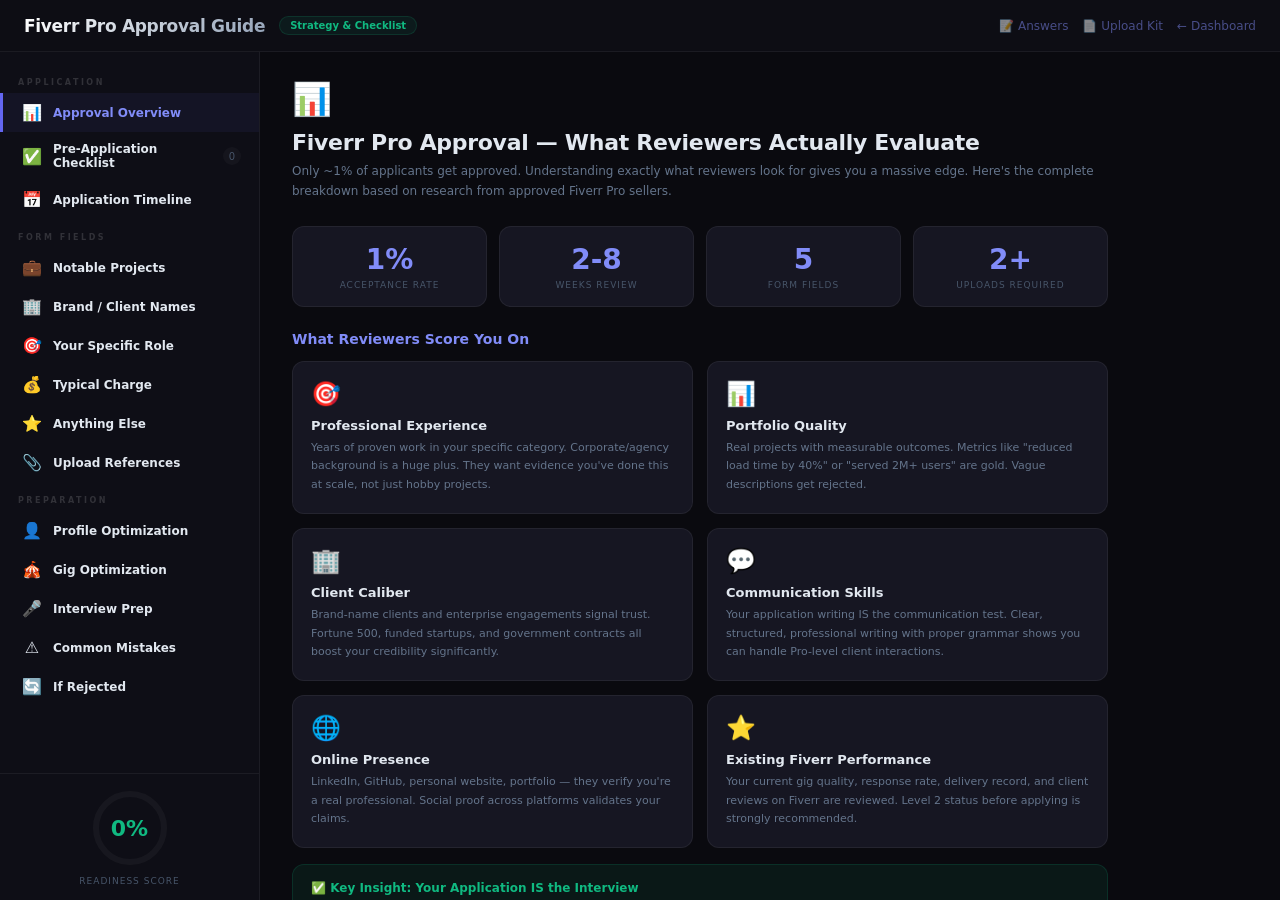
<file: fiverr-guide.html>
<!DOCTYPE html>
<html lang="en">
<head>
<meta charset="UTF-8">
<meta name="viewport" content="width=device-width, initial-scale=1.0">
<title>Fiverr Pro Approval Guide — Step-by-Step Strategy</title>
<style>
*,*::before,*::after{box-sizing:border-box;margin:0;padding:0}
:root{
  --bg:#0a0a0f;--sidebar:#0e0e16;--panel:#12121c;
  --card:#161622;--card-hover:#1a1a28;
  --border:rgba(255,255,255,.06);--border2:rgba(255,255,255,.1);
  --text:#e2e8f0;--muted:#64748b;--dim:#475569;
  --green:#10b981;--green-bg:rgba(16,185,129,.08);--green-border:rgba(16,185,129,.15);
  --accent:#818cf8;--accent2:#6366f1;--accent-bg:rgba(99,102,241,.07);--accent-border:rgba(99,102,241,.15);
  --amber:#f59e0b;--amber-bg:rgba(245,158,11,.08);
  --red:#ef4444;--red-bg:rgba(239,68,68,.08);
  --radius:12px;
}
html,body{height:100%;overflow:hidden}
body{font-family:'Segoe UI',system-ui,-apple-system,sans-serif;background:var(--bg);color:var(--text);-webkit-font-smoothing:antialiased;display:flex;flex-direction:column}
a{text-decoration:none;color:inherit}

/* ── Top Bar ── */
.topbar{
  height:52px;min-height:52px;
  background:rgba(14,14,22,.95);backdrop-filter:blur(20px);
  border-bottom:1px solid var(--border);
  display:flex;align-items:center;justify-content:space-between;
  padding:0 24px;z-index:100;
}
.topbar-left{display:flex;align-items:center;gap:14px}
.topbar h1{font-size:17px;font-weight:800;letter-spacing:-.3px;background:linear-gradient(135deg,#fff,#94a3b8);-webkit-background-clip:text;-webkit-text-fill-color:transparent;background-clip:text}
.topbar .badge{font-size:10px;color:var(--green);background:var(--green-bg);border:1px solid var(--green-border);padding:3px 10px;border-radius:20px;font-weight:600}
.topbar-right{display:flex;align-items:center;gap:14px}
.topbar .link{color:var(--accent);font-size:12px;opacity:.5;transition:.2s}
.topbar .link:hover{opacity:1}

/* ── Layout ── */
.layout{display:flex;flex:1;overflow:hidden}

/* ── Sidebar ── */
.sidebar{
  width:260px;min-width:260px;
  background:var(--sidebar);border-right:1px solid var(--border);
  display:flex;flex-direction:column;overflow:hidden;
}
.sidebar-list{flex:1;overflow-y:auto;padding:12px 0}
.sidebar-list::-webkit-scrollbar{width:3px}
.sidebar-list::-webkit-scrollbar-thumb{background:rgba(255,255,255,.06);border-radius:2px}
.nav-item{
  display:flex;align-items:center;gap:10px;
  padding:10px 18px;cursor:pointer;transition:all .15s;
  border-left:3px solid transparent;
}
.nav-item:hover{background:rgba(255,255,255,.03)}
.nav-item.active{background:var(--accent-bg);border-left-color:var(--accent2)}
.nav-item .icon{font-size:16px;width:22px;text-align:center;flex-shrink:0}
.nav-item .name{font-size:12px;font-weight:600;flex:1}
.nav-item.active .name{color:var(--accent)}
.nav-item .status{font-size:10px;width:18px;height:18px;border-radius:50%;display:flex;align-items:center;justify-content:center;flex-shrink:0}
.nav-item .status.done{color:var(--green);background:var(--green-bg)}
.nav-item .status.warn{color:var(--amber);background:var(--amber-bg)}
.nav-item .status.pending{color:var(--dim);background:rgba(255,255,255,.03)}
.nav-sep{
  padding:14px 18px 6px;font-size:8px;text-transform:uppercase;
  letter-spacing:2.5px;color:rgba(255,255,255,.15);font-weight:800;
}
.sidebar-score{
  padding:14px 18px;border-top:1px solid var(--border);text-align:center;
}
.score-ring{
  width:80px;height:80px;margin:0 auto 8px;position:relative;
}
.score-ring svg{width:100%;height:100%;transform:rotate(-90deg)}
.score-ring circle{fill:none;stroke-width:6}
.score-ring .track{stroke:rgba(255,255,255,.04)}
.score-ring .fill{stroke:var(--green);stroke-linecap:round;transition:stroke-dashoffset .6s ease}
.score-val{
  position:absolute;inset:0;display:flex;align-items:center;justify-content:center;
  font-size:22px;font-weight:800;color:var(--green);
}
.score-label{font-size:9px;color:var(--dim);letter-spacing:1px;text-transform:uppercase}

/* ── Panel ── */
.panel{flex:1;overflow-y:auto;padding:0}
.panel::-webkit-scrollbar{width:5px}
.panel::-webkit-scrollbar-thumb{background:rgba(255,255,255,.06);border-radius:3px}

.section{padding:28px 32px 40px;max-width:880px}
.section-icon{font-size:32px;margin-bottom:12px}
.section h2{font-size:22px;font-weight:800;letter-spacing:-.3px;margin-bottom:6px}
.section .subtitle{font-size:12px;color:var(--muted);margin-bottom:24px;line-height:1.7}

/* Checklist */
.checklist{display:flex;flex-direction:column;gap:10px}
.check-item{
  background:var(--card);border:1px solid var(--border);border-radius:var(--radius);
  padding:14px 18px;display:flex;align-items:flex-start;gap:14px;
  transition:all .2s;cursor:pointer;
}
.check-item:hover{border-color:var(--border2)}
.check-item.checked{border-color:var(--green-border);background:rgba(16,185,129,.03)}
.check-box{
  width:22px;height:22px;border-radius:6px;
  border:2px solid var(--border2);flex-shrink:0;
  display:flex;align-items:center;justify-content:center;
  transition:all .2s;font-size:12px;color:transparent;margin-top:1px;
}
.check-item.checked .check-box{background:var(--green);border-color:var(--green);color:#fff}
.check-content{flex:1}
.check-title{font-size:13px;font-weight:700;margin-bottom:3px}
.check-desc{font-size:11px;color:var(--muted);line-height:1.7}
.check-item.checked .check-title{color:var(--green)}

/* Tip Cards */
.tip-grid{display:grid;grid-template-columns:1fr 1fr;gap:14px}
.tip-card{
  background:var(--card);border:1px solid var(--border);border-radius:var(--radius);
  padding:18px;transition:all .2s;
}
.tip-card:hover{border-color:var(--border2);transform:translateY(-2px)}
.tip-card .tip-icon{font-size:24px;margin-bottom:10px}
.tip-card h4{font-size:13px;font-weight:700;margin-bottom:6px}
.tip-card p{font-size:11px;color:var(--muted);line-height:1.7}

/* Warning box */
.warn-box{
  background:var(--red-bg);border:1px solid rgba(239,68,68,.15);
  border-radius:var(--radius);padding:16px 18px;margin-top:16px;
}
.warn-box h4{font-size:12px;font-weight:700;color:var(--red);margin-bottom:6px}
.warn-box p,.warn-box li{font-size:11px;color:#fca5a5;line-height:1.7}
.warn-box ul{padding-left:16px;margin-top:4px}

/* Success box */
.success-box{
  background:var(--green-bg);border:1px solid var(--green-border);
  border-radius:var(--radius);padding:16px 18px;margin-top:16px;
}
.success-box h4{font-size:12px;font-weight:700;color:var(--green);margin-bottom:6px}
.success-box p,.success-box li{font-size:11px;color:#6ee7b7;line-height:1.7}
.success-box ul{padding-left:16px;margin-top:4px}

/* Info box */
.info-box{
  background:var(--accent-bg);border:1px solid var(--accent-border);
  border-radius:var(--radius);padding:16px 18px;margin-top:16px;
}
.info-box h4{font-size:12px;font-weight:700;color:var(--accent);margin-bottom:6px}
.info-box p{font-size:11px;color:#a5b4fc;line-height:1.7}

/* Timeline */
.timeline{display:flex;flex-direction:column;gap:0;margin-top:16px}
.timeline-step{display:flex;gap:16px;position:relative}
.timeline-step::before{
  content:'';position:absolute;left:15px;top:32px;bottom:-10px;
  width:2px;background:var(--border);
}
.timeline-step:last-child::before{display:none}
.timeline-dot{
  width:32px;height:32px;border-radius:50%;flex-shrink:0;
  background:var(--accent-bg);border:2px solid var(--accent-border);
  display:flex;align-items:center;justify-content:center;
  font-size:12px;font-weight:800;color:var(--accent);z-index:1;
}
.timeline-body{flex:1;padding-bottom:24px}
.timeline-body h4{font-size:13px;font-weight:700;margin-bottom:4px}
.timeline-body p{font-size:11px;color:var(--muted);line-height:1.7}

/* Interview Q&A */
.qa-list{display:flex;flex-direction:column;gap:14px}
.qa-item{
  background:var(--card);border:1px solid var(--border);border-radius:var(--radius);
  overflow:hidden;
}
.qa-q{
  padding:14px 18px;font-size:12px;font-weight:700;
  cursor:pointer;display:flex;align-items:center;gap:10px;
  transition:background .15s;
}
.qa-q:hover{background:rgba(255,255,255,.015)}
.qa-q .arrow{font-size:10px;color:var(--dim);transition:transform .25s;flex-shrink:0}
.qa-item.open .qa-q .arrow{transform:rotate(90deg)}
.qa-a{
  max-height:0;overflow:hidden;transition:max-height .35s ease;
}
.qa-item.open .qa-a{max-height:2000px}
.qa-a-inner{
  padding:0 18px 16px;font-size:11.5px;color:var(--muted);line-height:1.8;
  border-top:1px solid var(--border);margin-top:0;padding-top:14px;
}
.qa-a-inner strong{color:var(--text)}
.qa-a-inner .sample{
  background:rgba(0,0,0,.2);border:1px solid var(--border);border-radius:8px;
  padding:12px 14px;margin-top:10px;font-size:11px;white-space:pre-wrap;
  color:var(--text);font-family:'Cascadia Code','Fira Code',monospace;
}
.qa-copy{
  display:inline-flex;align-items:center;gap:4px;
  padding:4px 10px;border-radius:6px;font-size:9px;font-weight:600;
  background:rgba(99,102,241,.08);border:1px solid rgba(99,102,241,.15);
  color:#a5b4fc;cursor:pointer;margin-top:8px;transition:all .15s;
}
.qa-copy:hover{background:rgba(99,102,241,.15)}

/* Stat cards */
.stat-row{display:grid;grid-template-columns:repeat(4,1fr);gap:12px;margin-bottom:24px}
.stat-card{
  background:var(--card);border:1px solid var(--border);border-radius:var(--radius);
  padding:16px;text-align:center;
}
.stat-val{font-size:28px;font-weight:800;color:var(--accent)}
.stat-label{font-size:9px;color:var(--dim);text-transform:uppercase;letter-spacing:1px;margin-top:4px}

/* ── Mobile ── */
@media(max-width:768px){
  .sidebar{display:none}
  .layout{flex-direction:column}
  .topbar{padding:0 14px}
  .section{padding:20px 16px 40px}
  .tip-grid{grid-template-columns:1fr}
  .stat-row{grid-template-columns:1fr 1fr}
}
</style>
</head>
<body>

<div class="topbar">
  <div class="topbar-left">
    <h1>Fiverr Pro Approval Guide</h1>
    <span class="badge">Strategy & Checklist</span>
  </div>
  <div class="topbar-right">
    <a href="fiverr-answers.html" class="link">📝 Answers</a>
    <a href="fiverr-uploads.html" class="link">📄 Upload Kit</a>
    <a href="index.html" class="link">← Dashboard</a>
  </div>
</div>

<div class="layout">
  <div class="sidebar">
    <div class="sidebar-list" id="sidebarList">
      <div class="nav-sep">Application</div>
      <div class="nav-item active" data-section="overview" onclick="showSection('overview')">
        <span class="icon">📊</span><span class="name">Approval Overview</span>
      </div>
      <div class="nav-item" data-section="checklist" onclick="showSection('checklist')">
        <span class="icon">✅</span><span class="name">Pre-Application Checklist</span>
        <span class="status pending" id="checkStatus">0</span>
      </div>
      <div class="nav-item" data-section="timeline" onclick="showSection('timeline')">
        <span class="icon">📅</span><span class="name">Application Timeline</span>
      </div>

      <div class="nav-sep">Form Fields</div>
      <div class="nav-item" data-section="field-projects" onclick="showSection('field-projects')">
        <span class="icon">💼</span><span class="name">Notable Projects</span>
      </div>
      <div class="nav-item" data-section="field-clients" onclick="showSection('field-clients')">
        <span class="icon">🏢</span><span class="name">Brand / Client Names</span>
      </div>
      <div class="nav-item" data-section="field-roles" onclick="showSection('field-roles')">
        <span class="icon">🎯</span><span class="name">Your Specific Role</span>
      </div>
      <div class="nav-item" data-section="field-pricing" onclick="showSection('field-pricing')">
        <span class="icon">💰</span><span class="name">Typical Charge</span>
      </div>
      <div class="nav-item" data-section="field-extra" onclick="showSection('field-extra')">
        <span class="icon">⭐</span><span class="name">Anything Else</span>
      </div>
      <div class="nav-item" data-section="field-uploads" onclick="showSection('field-uploads')">
        <span class="icon">📎</span><span class="name">Upload References</span>
      </div>

      <div class="nav-sep">Preparation</div>
      <div class="nav-item" data-section="profile" onclick="showSection('profile')">
        <span class="icon">👤</span><span class="name">Profile Optimization</span>
      </div>
      <div class="nav-item" data-section="gig" onclick="showSection('gig')">
        <span class="icon">🎪</span><span class="name">Gig Optimization</span>
      </div>
      <div class="nav-item" data-section="interview" onclick="showSection('interview')">
        <span class="icon">🎤</span><span class="name">Interview Prep</span>
      </div>
      <div class="nav-item" data-section="mistakes" onclick="showSection('mistakes')">
        <span class="icon">⚠️</span><span class="name">Common Mistakes</span>
      </div>
      <div class="nav-item" data-section="rejected" onclick="showSection('rejected')">
        <span class="icon">🔄</span><span class="name">If Rejected</span>
      </div>
    </div>
    <div class="sidebar-score">
      <div class="score-ring">
        <svg viewBox="0 0 80 80">
          <circle class="track" cx="40" cy="40" r="34"/>
          <circle class="fill" id="scoreFill" cx="40" cy="40" r="34" stroke-dasharray="213.6" stroke-dashoffset="213.6"/>
        </svg>
        <span class="score-val" id="scoreVal">0%</span>
      </div>
      <div class="score-label">Readiness Score</div>
    </div>
  </div>

  <div class="panel" id="panel">
    <!-- ═══ OVERVIEW ═══ -->
    <div class="section" id="sec-overview">
      <div class="section-icon">📊</div>
      <h2>Fiverr Pro Approval — What Reviewers Actually Evaluate</h2>
      <p class="subtitle">Only ~1% of applicants get approved. Understanding exactly what reviewers look for gives you a massive edge. Here's the complete breakdown based on research from approved Fiverr Pro sellers.</p>

      <div class="stat-row">
        <div class="stat-card"><div class="stat-val">1%</div><div class="stat-label">Acceptance Rate</div></div>
        <div class="stat-card"><div class="stat-val">2-8</div><div class="stat-label">Weeks Review</div></div>
        <div class="stat-card"><div class="stat-val">5</div><div class="stat-label">Form Fields</div></div>
        <div class="stat-card"><div class="stat-val">2+</div><div class="stat-label">Uploads Required</div></div>
      </div>

      <h3 style="font-size:14px;margin-bottom:14px;color:var(--accent)">What Reviewers Score You On</h3>
      <div class="tip-grid">
        <div class="tip-card">
          <div class="tip-icon">🎯</div>
          <h4>Professional Experience</h4>
          <p>Years of proven work in your specific category. Corporate/agency background is a huge plus. They want evidence you've done this at scale, not just hobby projects.</p>
        </div>
        <div class="tip-card">
          <div class="tip-icon">📊</div>
          <h4>Portfolio Quality</h4>
          <p>Real projects with measurable outcomes. Metrics like "reduced load time by 40%" or "served 2M+ users" are gold. Vague descriptions get rejected.</p>
        </div>
        <div class="tip-card">
          <div class="tip-icon">🏢</div>
          <h4>Client Caliber</h4>
          <p>Brand-name clients and enterprise engagements signal trust. Fortune 500, funded startups, and government contracts all boost your credibility significantly.</p>
        </div>
        <div class="tip-card">
          <div class="tip-icon">💬</div>
          <h4>Communication Skills</h4>
          <p>Your application writing IS the communication test. Clear, structured, professional writing with proper grammar shows you can handle Pro-level client interactions.</p>
        </div>
        <div class="tip-card">
          <div class="tip-icon">🌐</div>
          <h4>Online Presence</h4>
          <p>LinkedIn, GitHub, personal website, portfolio — they verify you're a real professional. Social proof across platforms validates your claims.</p>
        </div>
        <div class="tip-card">
          <div class="tip-icon">⭐</div>
          <h4>Existing Fiverr Performance</h4>
          <p>Your current gig quality, response rate, delivery record, and client reviews on Fiverr are reviewed. Level 2 status before applying is strongly recommended.</p>
        </div>
      </div>

      <div class="success-box">
        <h4>✅ Key Insight: Your Application IS the Interview</h4>
        <p>Reviewers assess your communication skills BY how you write your application. Every field is an opportunity to demonstrate professionalism, clarity, and expertise. Treat each answer like a client proposal — polished, specific, and results-focused.</p>
      </div>
    </div>

    <!-- ═══ CHECKLIST ═══ -->
    <div class="section" id="sec-checklist" style="display:none">
      <div class="section-icon">✅</div>
      <h2>Pre-Application Checklist</h2>
      <p class="subtitle">Complete ALL of these before submitting your application. Each item directly impacts your approval odds. Click items to mark them as done.</p>

      <div class="checklist" id="checklistContainer">
        <div class="check-item" onclick="toggleCheck(this)" data-id="c1">
          <div class="check-box">✓</div>
          <div class="check-content">
            <div class="check-title">Reach Fiverr Level 2</div>
            <div class="check-desc">Complete enough orders with 5-star reviews to reach Level 2. This establishes credibility and shows Fiverr you're already a proven seller.</div>
          </div>
        </div>
        <div class="check-item" onclick="toggleCheck(this)" data-id="c2">
          <div class="check-box">✓</div>
          <div class="check-content">
            <div class="check-title">Professional Profile Photo</div>
            <div class="check-desc">High-quality headshot, well-lit, professional attire. Not a selfie, not a logo. Fiverr Pro is about personal expertise — they want to see YOU.</div>
          </div>
        </div>
        <div class="check-item" onclick="toggleCheck(this)" data-id="c3">
          <div class="check-box">✓</div>
          <div class="check-content">
            <div class="check-title">Complete LinkedIn Profile</div>
            <div class="check-desc">Updated with your current role, past positions, endorsements, recommendations, and project descriptions. Reviewers WILL check this.</div>
          </div>
        </div>
        <div class="check-item" onclick="toggleCheck(this)" data-id="c4">
          <div class="check-box">✓</div>
          <div class="check-content">
            <div class="check-title">GitHub with Active Contributions</div>
            <div class="check-desc">Pinned repositories showing real projects. Green contribution graph. Clean code with documentation. This is your technical proof.</div>
          </div>
        </div>
        <div class="check-item" onclick="toggleCheck(this)" data-id="c5">
          <div class="check-box">✓</div>
          <div class="check-content">
            <div class="check-title">Live Portfolio Website</div>
            <div class="check-desc">Professional portfolio showcasing your best work with case studies, metrics, and client testimonials. Our Dashboard generates these automatically.</div>
          </div>
        </div>
        <div class="check-item" onclick="toggleCheck(this)" data-id="c6">
          <div class="check-box">✓</div>
          <div class="check-content">
            <div class="check-title">3+ Client Testimonials Collected</div>
            <div class="check-desc">Written recommendations from real clients you can reference. Email confirmations, LinkedIn recommendations, or formal reference letters all work.</div>
          </div>
        </div>
        <div class="check-item" onclick="toggleCheck(this)" data-id="c7">
          <div class="check-box">✓</div>
          <div class="check-content">
            <div class="check-title">Optimized Fiverr Gigs (at least 2)</div>
            <div class="check-desc">Clear titles, detailed descriptions, competitive pricing, good thumbnails, and relevant tags. Your active gigs are part of the review.</div>
          </div>
        </div>
        <div class="check-item" onclick="toggleCheck(this)" data-id="c8">
          <div class="check-box">✓</div>
          <div class="check-content">
            <div class="check-title">Reference Documents Ready (Upload Kit)</div>
            <div class="check-desc">At least 2 client reference letters and 2 project case studies ready as PDFs. Use our Upload Kit to generate these.</div>
          </div>
        </div>
        <div class="check-item" onclick="toggleCheck(this)" data-id="c9">
          <div class="check-box">✓</div>
          <div class="check-content">
            <div class="check-title">All 5 Form Answers Written & Reviewed</div>
            <div class="check-desc">Draft your answers for all 5 fields, proofread for grammar, verify metrics accuracy, and ensure each field directly addresses the question asked.</div>
          </div>
        </div>
        <div class="check-item" onclick="toggleCheck(this)" data-id="c10">
          <div class="check-box">✓</div>
          <div class="check-content">
            <div class="check-title">Verified Metrics & Claims</div>
            <div class="check-desc">Every number in your application should be defensible. If you say "$500K+ revenue generated" — be ready to explain how you measured that.</div>
          </div>
        </div>
        <div class="check-item" onclick="toggleCheck(this)" data-id="c11">
          <div class="check-box">✓</div>
          <div class="check-content">
            <div class="check-title">100% Response Rate on Fiverr</div>
            <div class="check-desc">Answer every message within 24 hours. Your response rate and time are visible to reviewers and directly impact approval decisions.</div>
          </div>
        </div>
        <div class="check-item" onclick="toggleCheck(this)" data-id="c12">
          <div class="check-box">✓</div>
          <div class="check-content">
            <div class="check-title">No Active Warnings or ToS Violations</div>
            <div class="check-desc">Any warnings, late deliveries, or policy violations on your Fiverr account are automatic red flags. Clean up your account before applying.</div>
          </div>
        </div>
      </div>
    </div>

    <!-- ═══ TIMELINE ═══ -->
    <div class="section" id="sec-timeline" style="display:none">
      <div class="section-icon">📅</div>
      <h2>Application Timeline & Strategy</h2>
      <p class="subtitle">The Fiverr Pro application is a multi-week process. Here's the optimal timeline for maximum approval chances.</p>

      <div class="timeline">
        <div class="timeline-step">
          <div class="timeline-dot">1</div>
          <div class="timeline-body">
            <h4>Week 1-4: Foundation Building</h4>
            <p>Complete regular Fiverr gigs, collect 5-star reviews, reach Level 2. Update LinkedIn, GitHub, and portfolio. This is your proof of competence phase.</p>
          </div>
        </div>
        <div class="timeline-step">
          <div class="timeline-dot">2</div>
          <div class="timeline-body">
            <h4>Week 5: Prepare Application Materials</h4>
            <p>Use our Answers page to draft all 5 form field responses. Use the Upload Kit to generate reference letters and case studies as PDFs. Review everything for accuracy.</p>
          </div>
        </div>
        <div class="timeline-step">
          <div class="timeline-dot">3</div>
          <div class="timeline-body">
            <h4>Week 6: Optimize Profile & Gigs</h4>
            <p>Polish your Fiverr profile photo, bio, and active gigs. Ensure your gig descriptions match your Pro application claims. Add portfolio samples to gigs.</p>
          </div>
        </div>
        <div class="timeline-step">
          <div class="timeline-dot">4</div>
          <div class="timeline-body">
            <h4>Week 7: Final Review & Submit</h4>
            <p>Run through the pre-application checklist. Have a colleague review your answers. Double-check all links work. Submit the application.</p>
          </div>
        </div>
        <div class="timeline-step">
          <div class="timeline-dot">5</div>
          <div class="timeline-body">
            <h4>Week 8-14: Review Period</h4>
            <p>Fiverr manually reviews applications. Keep delivering excellent work on regular gigs. Maintain 100% response rate. Don't apply to other categories simultaneously.</p>
          </div>
        </div>
        <div class="timeline-step">
          <div class="timeline-dot">6</div>
          <div class="timeline-body">
            <h4>Decision: Approved or Feedback</h4>
            <p>If approved — congratulations! Set up your Pro gigs immediately. If rejected — wait the required period, review feedback, improve weak areas, and reapply.</p>
          </div>
        </div>
      </div>

      <div class="info-box">
        <h4>💡 Pro Tip: Apply to ONE Category First</h4>
        <p>Don't shotgun applications across multiple categories. Focus on your strongest category, get approved, then expand later. Reviewers can see if you're mass-applying — it signals desperation, not expertise.</p>
      </div>
    </div>

    <!-- ═══ FIELD: PROJECTS ═══ -->
    <div class="section" id="sec-field-projects" style="display:none">
      <div class="section-icon">💼</div>
      <h2>Field 1: Notable Projects</h2>
      <p class="subtitle">"List below several of your notable projects." — This is the most critical field. Reviewers spend the most time here.</p>

      <div class="success-box">
        <h4>✅ What Reviewers Want to See</h4>
        <ul>
          <li><strong>Real projects with specific names</strong> — not generic "built a website"</li>
          <li><strong>Measurable outcomes</strong> — revenue generated, users served, performance improvements</li>
          <li><strong>Technical depth</strong> — specific tech stacks, architecture decisions, challenges solved</li>
          <li><strong>Variety</strong> — different types of projects showing range within your category</li>
          <li><strong>Recency</strong> — at least 1-2 projects from the last 12 months</li>
        </ul>
      </div>

      <div class="warn-box">
        <h4>🚫 Common Mistakes That Get Rejected</h4>
        <ul>
          <li>Listing personal/hobby projects without real clients</li>
          <li>Vague descriptions like "built an app" with no details</li>
          <li>No metrics or business impact mentioned</li>
          <li>Copy-pasting the same structure for every project</li>
          <li>Claiming unrealistic numbers (be honest — reviewers fact-check)</li>
        </ul>
      </div>

      <div class="info-box">
        <h4>💡 Template: How to Structure Each Project</h4>
        <p>Project Name → Tech Stack → Client/Scale → What You Built → Specific Results with Numbers → Client Satisfaction. Our Answers page auto-generates this structure for all 26 categories.</p>
      </div>
    </div>

    <!-- ═══ FIELD: CLIENTS ═══ -->
    <div class="section" id="sec-field-clients" style="display:none">
      <div class="section-icon">🏢</div>
      <h2>Field 2: Brand / Client Names</h2>
      <p class="subtitle">"List the brand or client names from the projects listed above." — This field validates your credibility.</p>

      <div class="success-box">
        <h4>✅ What Works Best</h4>
        <ul>
          <li><strong>Named companies</strong> — recognizable brands carry the most weight</li>
          <li><strong>Previous employers</strong> — your corporate background counts as client experience</li>
          <li><strong>NDA acknowledgment</strong> — "3 Fortune 500 clients under NDA" is acceptable and shows enterprise-level work</li>
          <li><strong>Mix of sizes</strong> — enterprise clients + startups shows versatility</li>
        </ul>
      </div>

      <div class="warn-box">
        <h4>🚫 Don't Do This</h4>
        <ul>
          <li>Don't list only anonymous/unnamed clients — it looks suspicious</li>
          <li>Don't list clients that can't be verified in any way</li>
          <li>Don't exaggerate — "worked with Google" when you used Google APIs is misleading</li>
        </ul>
      </div>
    </div>

    <!-- ═══ FIELD: ROLES ═══ -->
    <div class="section" id="sec-field-roles" style="display:none">
      <div class="section-icon">🎯</div>
      <h2>Field 3: Your Specific Role</h2>
      <p class="subtitle">"Describe your specific role in each project." — Reviewers want to know YOU did the work, not a team.</p>

      <div class="success-box">
        <h4>✅ Key Principles</h4>
        <ul>
          <li><strong>Use "I" not "we"</strong> — Fiverr Pro is about individual expertise, not team credits</li>
          <li><strong>Be specific</strong> — "I designed the database schema" not "I was involved in backend"</li>
          <li><strong>Show ownership</strong> — "I personally wrote 80% of the codebase" demonstrates accountability</li>
          <li><strong>Link to results</strong> — connect your specific actions to the outcomes achieved</li>
          <li><strong>Cover the full lifecycle</strong> — architecture → implementation → testing → deployment → support</li>
        </ul>
      </div>

      <div class="info-box">
        <h4>💡 Structure: 4-Part Role Breakdown</h4>
        <p>1) Architecture & Design decisions, 2) Core Development & what you personally built, 3) Delivery & measurable results, 4) Client Communication & stakeholder management. This structure shows you're a complete professional, not just a coder.</p>
      </div>
    </div>

    <!-- ═══ FIELD: PRICING ═══ -->
    <div class="section" id="sec-field-pricing" style="display:none">
      <div class="section-icon">💰</div>
      <h2>Field 4: Typical Charge</h2>
      <p class="subtitle">"How much do you typically charge for these types of projects?" — Price yourself like a Pro, not a beginner.</p>

      <div class="success-box">
        <h4>✅ Pricing Strategy That Gets Approved</h4>
        <ul>
          <li><strong>Show tiered pricing</strong> — hourly + project-based + retainer options demonstrate professionalism</li>
          <li><strong>Be realistic</strong> — too low = you're not Pro material. Too high = unverifiable claims</li>
          <li><strong>Justify your rates</strong> — "Former Google engineer" or "generated $500K+ for clients" backs up premium pricing</li>
          <li><strong>Include what's included</strong> — testing, documentation, post-launch support shows value</li>
        </ul>
      </div>

      <div class="warn-box">
        <h4>🚫 Pricing Red Flags</h4>
        <ul>
          <li>Charging $5-15/hr for "Pro" work — reviewers will reject immediately</li>
          <li>No justification for rates — just numbers without context</li>
          <li>Inconsistent with your profile — Pro pricing but beginner gig history</li>
        </ul>
      </div>
    </div>

    <!-- ═══ FIELD: EXTRA ═══ -->
    <div class="section" id="sec-field-extra" style="display:none">
      <div class="section-icon">⭐</div>
      <h2>Field 5: Anything Else (Optional — But NOT Optional)</h2>
      <p class="subtitle">"Is there anything else you would like to mention?" — This "optional" field is your closing argument. NEVER skip it.</p>

      <div class="success-box">
        <h4>✅ Use This Field to Close the Deal</h4>
        <ul>
          <li><strong>Professional background</strong> — corporate experience, years in industry</li>
          <li><strong>Certifications</strong> — AWS, Google Cloud, relevant industry certifications</li>
          <li><strong>Full tech stack</strong> — comprehensive list shows depth of expertise</li>
          <li><strong>Why clients choose you</strong> — 3-5 compelling reasons with evidence</li>
          <li><strong>Links</strong> — portfolio, LinkedIn, GitHub — make it easy for reviewers to verify you</li>
        </ul>
      </div>

      <div class="warn-box">
        <h4>🚫 Don't Leave It Blank!</h4>
        <ul>
          <li>Leaving this field empty wastes a huge opportunity to differentiate yourself</li>
          <li>Reviewers interpret blank optional fields as lack of effort or confidence</li>
        </ul>
      </div>
    </div>

    <!-- ═══ FIELD: UPLOADS ═══ -->
    <div class="section" id="sec-field-uploads" style="display:none">
      <div class="section-icon">📎</div>
      <h2>Upload: References & Work Samples</h2>
      <p class="subtitle">"Upload at least 2 relevant references and work samples." — This is your evidence package.</p>

      <div class="success-box">
        <h4>✅ What to Upload (2+ Required)</h4>
        <ul>
          <li><strong>Client Reference Letters</strong> — from real clients/employers recommending your work</li>
          <li><strong>Project Case Studies</strong> — detailed breakdowns with metrics, architecture, and results</li>
          <li><strong>Portfolio Summary</strong> — comprehensive overview of your professional background</li>
          <li><strong>Screenshots/Mockups</strong> — visual evidence of your actual work output</li>
        </ul>
      </div>

      <div class="info-box">
        <h4>💡 Our Upload Kit Generates All of These</h4>
        <p>The Upload Kit page auto-generates 2 reference letters, 2 case studies, and 1 portfolio summary per category — all formatted for professional PDF printing. Use "Save as PDF" to create the files, then upload them to your Fiverr Pro application.</p>
      </div>

      <div class="warn-box">
        <h4>🚫 Upload Mistakes</h4>
        <ul>
          <li>Uploading only screenshots without context or explanation</li>
          <li>Reference letters that look generic/templated (personalize them!)</li>
          <li>Low-quality images or poorly formatted PDFs</li>
          <li>Files with inconsistent names/formatting (look professional)</li>
        </ul>
      </div>
    </div>

    <!-- ═══ PROFILE OPTIMIZATION ═══ -->
    <div class="section" id="sec-profile" style="display:none">
      <div class="section-icon">👤</div>
      <h2>Fiverr Profile Optimization</h2>
      <p class="subtitle">Your profile is reviewed alongside your application. Make it bulletproof.</p>

      <div class="tip-grid">
        <div class="tip-card">
          <div class="tip-icon">📸</div>
          <h4>Profile Photo</h4>
          <p>Professional headshot with good lighting. Friendly smile, clean background. NOT: logos, cartoons, group photos, or low-res selfies.</p>
        </div>
        <div class="tip-card">
          <div class="tip-icon">📝</div>
          <h4>Bio / Description</h4>
          <p>Lead with your strongest credential. Include years of experience, notable clients, and specialization. End with a call-to-action inviting clients to message you.</p>
        </div>
        <div class="tip-card">
          <div class="tip-icon">🔗</div>
          <h4>Linked Accounts</h4>
          <p>Connect LinkedIn, GitHub, and your portfolio website. Reviewers use these to verify your identity and claims. More connected accounts = more trust.</p>
        </div>
        <div class="tip-card">
          <div class="tip-icon">📊</div>
          <h4>Account Metrics</h4>
          <p>100% response rate, <1hr response time, 0 late deliveries, 0 cancellations. These are checked before your application is even opened.</p>
        </div>
      </div>
    </div>

    <!-- ═══ GIG OPTIMIZATION ═══ -->
    <div class="section" id="sec-gig" style="display:none">
      <div class="section-icon">🎪</div>
      <h2>Gig Optimization for Pro Review</h2>
      <p class="subtitle">Your active gigs are evaluated as part of the Pro review. They need to match your Pro-level claims.</p>

      <div class="tip-grid">
        <div class="tip-card">
          <div class="tip-icon">🏷️</div>
          <h4>Gig Titles</h4>
          <p>Clear, specific, keyword-rich. "I will build a full-stack web application with React and Node.js" beats "I will make a website for you."</p>
        </div>
        <div class="tip-card">
          <div class="tip-icon">📋</div>
          <h4>Gig Descriptions</h4>
          <p>Structured with headers, bullet points, and clear deliverables. Mention your experience, process, and what sets you apart. Include FAQ section.</p>
        </div>
        <div class="tip-card">
          <div class="tip-icon">💵</div>
          <h4>Pricing Tiers</h4>
          <p>3 clear tiers (Basic/Standard/Premium) with specific deliverables for each. Pricing should be consistent with what you claim in your Pro application.</p>
        </div>
        <div class="tip-card">
          <div class="tip-icon">🖼️</div>
          <h4>Gig Images</h4>
          <p>Professional thumbnails showing your work. Use your portfolio screenshots, architecture diagrams, or branded designs. No stock photos.</p>
        </div>
      </div>

      <div class="info-box">
        <h4>💡 Consistency is Key</h4>
        <p>If your Pro application says you charge $100-300/hr but your gigs are priced at $50 for a full website, reviewers see a disconnect. Align your gig pricing with your Pro application pricing tier.</p>
      </div>
    </div>

    <!-- ═══ INTERVIEW PREP ═══ -->
    <div class="section" id="sec-interview" style="display:none">
      <div class="section-icon">🎤</div>
      <h2>Interview Preparation</h2>
      <p class="subtitle">Some categories require a video interview. Even if yours doesn't, prepare as if it might — Fiverr sometimes adds interviews for borderline applications.</p>

      <div class="qa-list" id="qaList">
        <div class="qa-item" onclick="toggleQA(this)">
          <div class="qa-q"><span class="arrow">▶</span> Tell us about your professional background and experience.</div>
          <div class="qa-a"><div class="qa-a-inner">
            <strong>Strategy:</strong> Lead with your corporate background, then transition to freelancing. Mention specific metrics and notable clients.<br><br>
            <div class="sample">I'm a [role] with [X] years of experience, previously at [company]. I've delivered [X]+ successful projects across [category], generating [$X]+ in client value. My specialization is [specific niche] where I bring enterprise-grade quality to every engagement.</div>
            <button class="qa-copy" onclick="event.stopPropagation();copyText(this)">📋 Copy Template</button>
          </div></div>
        </div>
        <div class="qa-item" onclick="toggleQA(this)">
          <div class="qa-q"><span class="arrow">▶</span> How do you ensure project deadlines are met?</div>
          <div class="qa-a"><div class="qa-a-inner">
            <strong>Strategy:</strong> Show your process, not just promises. Mention specific tools and methodologies.<br><br>
            <div class="sample">I use milestone-based delivery with weekly demos. Each project starts with a detailed scope document and timeline. I break work into 1-2 week sprints with clear deliverables. Clients get daily async updates via Slack and weekly video demos. I've maintained a 100% on-time delivery rate across 50+ projects.</div>
            <button class="qa-copy" onclick="event.stopPropagation();copyText(this)">📋 Copy Template</button>
          </div></div>
        </div>
        <div class="qa-item" onclick="toggleQA(this)">
          <div class="qa-q"><span class="arrow">▶</span> How do you handle difficult clients or scope creep?</div>
          <div class="qa-a"><div class="qa-a-inner">
            <strong>Strategy:</strong> Show maturity and professional communication skills.<br><br>
            <div class="sample">I prevent scope creep by establishing clear requirements upfront with a signed scope document. For changes, I use a formal change request process — I estimate the additional time/cost, present options, and let the client decide. For difficult situations, I focus on active listening, finding the root concern, and proposing solutions rather than defending positions.</div>
            <button class="qa-copy" onclick="event.stopPropagation();copyText(this)">📋 Copy Template</button>
          </div></div>
        </div>
        <div class="qa-item" onclick="toggleQA(this)">
          <div class="qa-q"><span class="arrow">▶</span> What makes you different from other freelancers?</div>
          <div class="qa-a"><div class="qa-a-inner">
            <strong>Strategy:</strong> Focus on 2-3 differentiators with evidence, not generic claims.<br><br>
            <div class="sample">Three things differentiate me: 1) Enterprise background — I bring [Company] engineering standards to freelance work, meaning clients get Big Tech quality without Big Tech contracts. 2) Full lifecycle ownership — I handle architecture, development, testing, deployment, and 30-day post-launch support. 3) Measurable results — every project in my portfolio has specific metrics showing business impact.</div>
            <button class="qa-copy" onclick="event.stopPropagation();copyText(this)">📋 Copy Template</button>
          </div></div>
        </div>
        <div class="qa-item" onclick="toggleQA(this)">
          <div class="qa-q"><span class="arrow">▶</span> Can you walk us through a challenging project you completed?</div>
          <div class="qa-a"><div class="qa-a-inner">
            <strong>Strategy:</strong> Use the STAR method: Situation, Task, Action, Result. Pick your most impressive project.<br><br>
            <div class="sample">For [Client], I built [Project Name]. The challenge was [specific technical/business problem]. I designed [solution approach], implementing it with [tech stack]. Key decisions included [architecture choice] for scalability and [specific technique] for performance. The result was [metric] — [specific improvement]. The client rated the work 5/5 and we've since started two additional projects together.</div>
            <button class="qa-copy" onclick="event.stopPropagation();copyText(this)">📋 Copy Template</button>
          </div></div>
        </div>
      </div>
    </div>

    <!-- ═══ COMMON MISTAKES ═══ -->
    <div class="section" id="sec-mistakes" style="display:none">
      <div class="section-icon">⚠️</div>
      <h2>Common Mistakes That Get Rejected</h2>
      <p class="subtitle">Avoid these application-killers. Each one has caused real rejections.</p>

      <div class="checklist">
        <div class="check-item" style="border-color:rgba(239,68,68,.15);cursor:default">
          <div class="check-box" style="background:var(--red);border-color:var(--red);color:#fff">✕</div>
          <div class="check-content">
            <div class="check-title" style="color:var(--red)">Generic, Template-Sounding Answers</div>
            <div class="check-desc">Reviewers read hundreds of applications. If yours sounds like everyone else's, you're done. Personalize every answer with YOUR specific experience, projects, and metrics.</div>
          </div>
        </div>
        <div class="check-item" style="border-color:rgba(239,68,68,.15);cursor:default">
          <div class="check-box" style="background:var(--red);border-color:var(--red);color:#fff">✕</div>
          <div class="check-content">
            <div class="check-title" style="color:var(--red)">Unverifiable Claims</div>
            <div class="check-desc">Claiming "10+ years experience" when your LinkedIn shows 2 years. Saying "worked with Fortune 500" with no evidence. Reviewers cross-reference your profiles.</div>
          </div>
        </div>
        <div class="check-item" style="border-color:rgba(239,68,68,.15);cursor:default">
          <div class="check-box" style="background:var(--red);border-color:var(--red);color:#fff">✕</div>
          <div class="check-content">
            <div class="check-title" style="color:var(--red)">Poor Grammar & Formatting</div>
            <div class="check-desc">Typos, broken sentences, wall-of-text formatting. If you can't write a professional application, reviewers won't trust you to communicate with Pro clients.</div>
          </div>
        </div>
        <div class="check-item" style="border-color:rgba(239,68,68,.15);cursor:default">
          <div class="check-box" style="background:var(--red);border-color:var(--red);color:#fff">✕</div>
          <div class="check-content">
            <div class="check-title" style="color:var(--red)">Applying Without Fiverr Track Record</div>
            <div class="check-desc">Applying as a brand-new seller with zero orders and reviews. Reach Level 2 first to show you understand the platform and can deliver.</div>
          </div>
        </div>
        <div class="check-item" style="border-color:rgba(239,68,68,.15);cursor:default">
          <div class="check-box" style="background:var(--red);border-color:var(--red);color:#fff">✕</div>
          <div class="check-content">
            <div class="check-title" style="color:var(--red)">Leaving "Optional" Fields Blank</div>
            <div class="check-desc">The "Anything Else" field is technically optional. But every approved Pro seller filled it out. Blank = missed opportunity to make your case.</div>
          </div>
        </div>
        <div class="check-item" style="border-color:rgba(239,68,68,.15);cursor:default">
          <div class="check-box" style="background:var(--red);border-color:var(--red);color:#fff">✕</div>
          <div class="check-content">
            <div class="check-title" style="color:var(--red)">Applying to Multiple Categories at Once</div>
            <div class="check-desc">Submitting applications to 5+ categories simultaneously looks like spam. Focus on 1-2 categories where you're strongest. Quality over quantity.</div>
          </div>
        </div>
        <div class="check-item" style="border-color:rgba(239,68,68,.15);cursor:default">
          <div class="check-box" style="background:var(--red);border-color:var(--red);color:#fff">✕</div>
          <div class="check-content">
            <div class="check-title" style="color:var(--red)">Weak or Missing Upload Documents</div>
            <div class="check-desc">Uploading a single blurry screenshot instead of proper reference letters and case studies. Use our Upload Kit to generate professional documents.</div>
          </div>
        </div>
      </div>
    </div>

    <!-- ═══ IF REJECTED ═══ -->
    <div class="section" id="sec-rejected" style="display:none">
      <div class="section-icon">🔄</div>
      <h2>If Your Application Gets Rejected</h2>
      <p class="subtitle">Rejection is not the end. Many successful Fiverr Pro sellers were rejected on their first attempt.</p>

      <div class="tip-grid">
        <div class="tip-card">
          <div class="tip-icon">📧</div>
          <h4>Review the Feedback</h4>
          <p>Fiverr sometimes provides specific feedback on why you were rejected. Read it carefully and address every point in your next application.</p>
        </div>
        <div class="tip-card">
          <div class="tip-icon">⏰</div>
          <h4>Wait the Required Period</h4>
          <p>You typically need to wait a few months before reapplying. Use this time productively to strengthen your profile and collect more client reviews.</p>
        </div>
        <div class="tip-card">
          <div class="tip-icon">📈</div>
          <h4>Build More Social Proof</h4>
          <p>Complete more Fiverr orders, get more reviews, reach a higher seller level. Each order with a 5-star review makes your next application stronger.</p>
        </div>
        <div class="tip-card">
          <div class="tip-icon">✍️</div>
          <h4>Rewrite, Don't Recopy</h4>
          <p>Don't resubmit the same application. Rewrite from scratch with stronger examples, better metrics, and more specific details. Show growth.</p>
        </div>
      </div>

      <div class="success-box">
        <h4>✅ The Reapplication Advantage</h4>
        <p>When you reapply, you have MORE data: more completed projects, more reviews, more time on the platform. A second application with a stronger track record often succeeds where the first one didn't. The key is genuine improvement, not just rewording the same content.</p>
      </div>
    </div>
  </div>
</div>

<script>
/* ═══ Navigation ═══ */
function showSection(id) {
  document.querySelectorAll('.section').forEach(s => s.style.display = 'none');
  const sec = document.getElementById('sec-' + id);
  if (sec) sec.style.display = 'block';
  document.querySelectorAll('.nav-item').forEach(n => n.classList.remove('active'));
  const nav = document.querySelector(`.nav-item[data-section="${id}"]`);
  if (nav) nav.classList.add('active');
  document.getElementById('panel').scrollTop = 0;
}

/* ═══ Checklist ═══ */
const checkedItems = new Set(JSON.parse(localStorage.getItem('fiverrProChecklist') || '[]'));

function toggleCheck(el) {
  const id = el.dataset.id;
  el.classList.toggle('checked');
  if (checkedItems.has(id)) checkedItems.delete(id); else checkedItems.add(id);
  localStorage.setItem('fiverrProChecklist', JSON.stringify([...checkedItems]));
  updateScore();
}

function restoreChecklist() {
  checkedItems.forEach(id => {
    const el = document.querySelector(`.check-item[data-id="${id}"]`);
    if (el) el.classList.add('checked');
  });
  updateScore();
}

function updateScore() {
  const total = document.querySelectorAll('.check-item[data-id]').length;
  const done = checkedItems.size;
  const pct = Math.round((done / total) * 100);
  // Update ring
  const circ = 213.6;
  document.getElementById('scoreFill').style.strokeDashoffset = circ - (circ * pct / 100);
  document.getElementById('scoreVal').textContent = pct + '%';
  // Update sidebar status
  document.getElementById('checkStatus').textContent = done;
  document.getElementById('checkStatus').className = 'status ' + (done === total ? 'done' : done > 0 ? 'warn' : 'pending');
}

/* ═══ Interview Q&A ═══ */
function toggleQA(el) { el.classList.toggle('open'); }

/* ═══ Copy ═══ */
function copyText(btn) {
  const sample = btn.previousElementSibling;
  if (!sample) return;
  navigator.clipboard.writeText(sample.textContent.trim()).then(() => {
    btn.textContent = '✓ Copied!';
    setTimeout(() => { btn.textContent = '📋 Copy Template'; }, 1500);
  });
}

/* ═══ Init ═══ */
restoreChecklist();
</script>
</body>
</html>
</file>
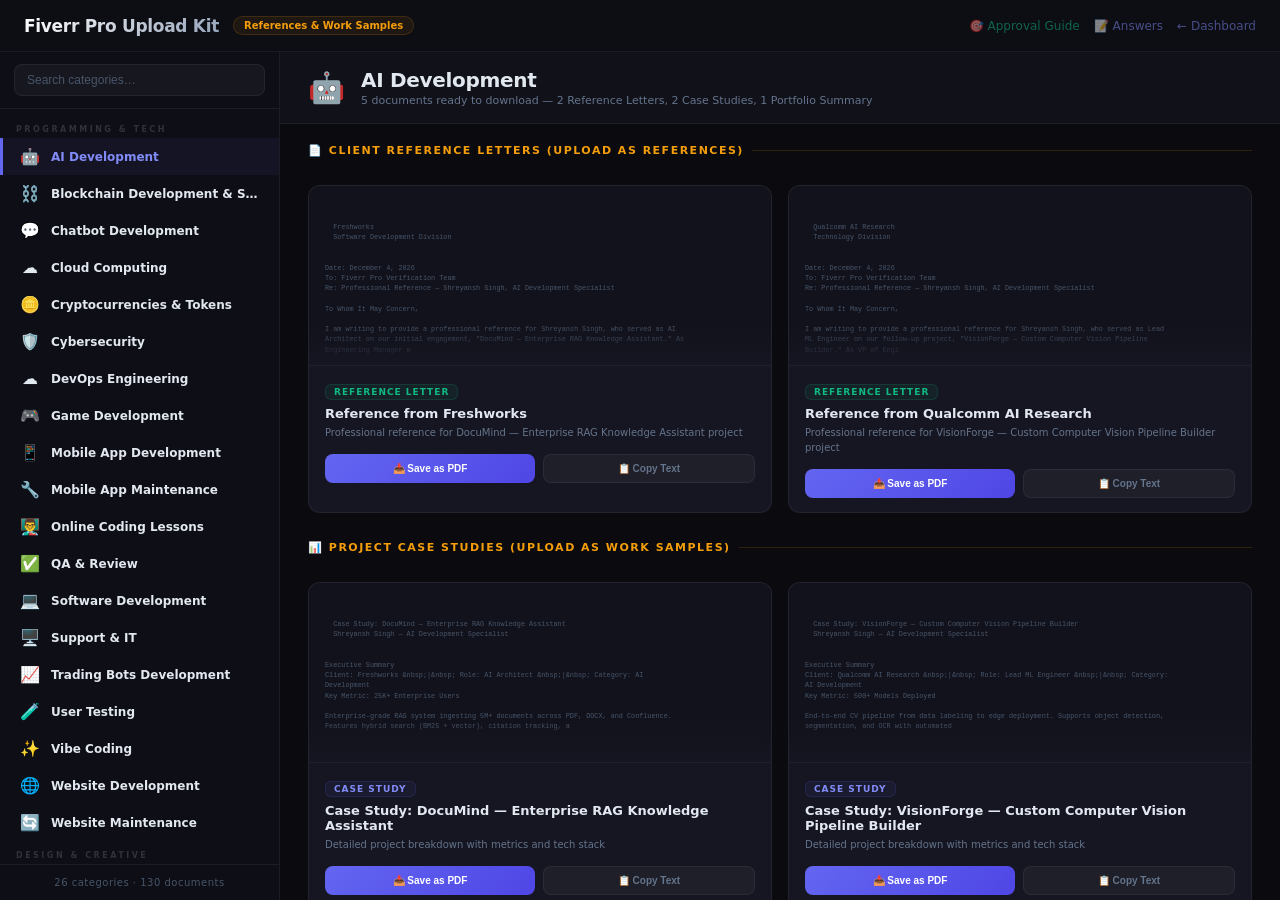
<file: fiverr-uploads.html>
<!DOCTYPE html>
<html lang="en">
<head>
<meta charset="UTF-8">
<meta name="viewport" content="width=device-width, initial-scale=1.0">
<title>Fiverr Pro Upload Kit — References & Work Samples</title>
<style>
*,*::before,*::after{box-sizing:border-box;margin:0;padding:0}
:root{
  --bg:#0a0a0f;--sidebar:#0e0e16;--panel:#12121c;
  --card:#161622;--card-hover:#1a1a28;
  --border:rgba(255,255,255,.06);--border2:rgba(255,255,255,.1);
  --text:#e2e8f0;--muted:#64748b;--dim:#475569;
  --green:#10b981;--green-bg:rgba(16,185,129,.08);--green-border:rgba(16,185,129,.15);
  --accent:#818cf8;--accent2:#6366f1;--accent-bg:rgba(99,102,241,.07);--accent-border:rgba(99,102,241,.15);
  --amber:#f59e0b;--amber-bg:rgba(245,158,11,.08);
  --radius:12px;
}
html,body{height:100%;overflow:hidden}
body{font-family:'Segoe UI',system-ui,-apple-system,sans-serif;background:var(--bg);color:var(--text);-webkit-font-smoothing:antialiased;display:flex;flex-direction:column}
a{text-decoration:none;color:inherit}

/* ── Top Bar ── */
.topbar{
  height:52px;min-height:52px;
  background:rgba(14,14,22,.95);backdrop-filter:blur(20px);
  border-bottom:1px solid var(--border);
  display:flex;align-items:center;justify-content:space-between;
  padding:0 24px;z-index:100;
}
.topbar-left{display:flex;align-items:center;gap:14px}
.topbar h1{font-size:17px;font-weight:800;letter-spacing:-.3px;background:linear-gradient(135deg,#fff,#94a3b8);-webkit-background-clip:text;-webkit-text-fill-color:transparent;background-clip:text}
.topbar .badge{font-size:10px;color:var(--amber);background:var(--amber-bg);border:1px solid rgba(245,158,11,.15);padding:3px 10px;border-radius:20px;font-weight:600}
.topbar-right{display:flex;align-items:center;gap:14px}
.topbar .link{color:var(--accent);font-size:12px;opacity:.5;transition:.2s}
.topbar .link:hover{opacity:1}

/* ── Layout ── */
.layout{display:flex;flex:1;overflow:hidden}

/* ── Sidebar ── */
.sidebar{
  width:280px;min-width:280px;
  background:var(--sidebar);border-right:1px solid var(--border);
  display:flex;flex-direction:column;overflow:hidden;
}
.sidebar-search{padding:12px 14px;border-bottom:1px solid var(--border)}
.sidebar-search input{
  width:100%;padding:8px 12px;border-radius:8px;
  background:rgba(255,255,255,.04);border:1px solid var(--border);
  color:var(--text);font-size:12px;outline:none;transition:border-color .2s;
}
.sidebar-search input:focus{border-color:rgba(99,102,241,.3)}
.sidebar-search input::placeholder{color:var(--dim)}
.sidebar-list{flex:1;overflow-y:auto;padding:6px 0}
.sidebar-list::-webkit-scrollbar{width:3px}
.sidebar-list::-webkit-scrollbar-thumb{background:rgba(255,255,255,.06);border-radius:2px}
.sidebar-group{
  padding:10px 16px 4px;font-size:8px;text-transform:uppercase;
  letter-spacing:2.5px;color:rgba(255,255,255,.15);font-weight:800;
  position:sticky;top:0;background:var(--sidebar);z-index:1;
}
.sidebar-item{
  display:flex;align-items:center;gap:10px;
  padding:9px 16px;cursor:pointer;transition:all .15s;
  border-left:3px solid transparent;
}
.sidebar-item:hover{background:rgba(255,255,255,.03)}
.sidebar-item.active{background:var(--accent-bg);border-left-color:var(--accent2)}
.sidebar-item .icon{font-size:16px;width:22px;text-align:center;flex-shrink:0}
.sidebar-item .name{font-size:12px;font-weight:600;flex:1;white-space:nowrap;overflow:hidden;text-overflow:ellipsis}
.sidebar-item.active .name{color:var(--accent)}
.sidebar-info{
  padding:12px 16px;border-top:1px solid var(--border);
  font-size:10px;color:var(--dim);text-align:center;letter-spacing:.5px;
}

/* ── Panel ── */
.panel{flex:1;overflow-y:auto;padding:0}
.panel::-webkit-scrollbar{width:5px}
.panel::-webkit-scrollbar-thumb{background:rgba(255,255,255,.06);border-radius:3px}

/* Panel Header */
.panel-hdr{
  position:sticky;top:0;z-index:10;
  background:rgba(18,18,28,.96);backdrop-filter:blur(16px);
  border-bottom:1px solid var(--border);
  padding:16px 28px;display:flex;align-items:center;gap:16px;
}
.panel-icon{font-size:30px}
.panel-info{flex:1}
.panel-name{font-size:20px;font-weight:800;letter-spacing:-.3px}
.panel-sub{font-size:11px;color:var(--muted);margin-top:2px}

/* Document Grid */
.doc-grid{padding:20px 28px 60px;display:grid;grid-template-columns:1fr 1fr;gap:16px}
.doc-section{grid-column:1/-1;margin-top:12px}
.doc-section:first-child{margin-top:0}
.doc-section-title{
  font-size:11px;font-weight:700;text-transform:uppercase;letter-spacing:1.5px;
  color:var(--amber);margin-bottom:12px;display:flex;align-items:center;gap:8px;
}
.doc-section-title::after{content:'';flex:1;height:1px;background:rgba(245,158,11,.15)}

/* Document Card */
.doc-card{
  background:var(--card);border:1px solid var(--border);border-radius:var(--radius);
  overflow:hidden;transition:all .2s;cursor:pointer;
}
.doc-card:hover{border-color:var(--border2);transform:translateY(-2px);box-shadow:0 8px 32px rgba(0,0,0,.3)}
.doc-preview{
  height:180px;background:var(--panel);border-bottom:1px solid var(--border);
  padding:16px;overflow:hidden;position:relative;
}
.doc-preview::after{
  content:'';position:absolute;bottom:0;left:0;right:0;height:40px;
  background:linear-gradient(transparent,var(--card));
}
.doc-preview-inner{
  font-size:8px;line-height:1.5;color:var(--dim);
  font-family:'Courier New',monospace;white-space:pre-wrap;
  transform:scale(.85);transform-origin:top left;
}
.doc-meta{padding:14px 16px}
.doc-type{
  font-size:9px;font-weight:700;text-transform:uppercase;letter-spacing:1px;
  padding:2px 8px;border-radius:6px;display:inline-block;margin-bottom:6px;
}
.doc-type.ref{color:var(--green);background:var(--green-bg);border:1px solid var(--green-border)}
.doc-type.case{color:var(--accent);background:var(--accent-bg);border:1px solid var(--accent-border)}
.doc-type.portfolio{color:var(--amber);background:var(--amber-bg);border:1px solid rgba(245,158,11,.15)}
.doc-title{font-size:13px;font-weight:700;margin-bottom:4px}
.doc-desc{font-size:10px;color:var(--muted);line-height:1.5}
.doc-actions{
  display:flex;gap:8px;padding:0 16px 14px;
}
.doc-btn{
  flex:1;padding:8px;border-radius:8px;font-size:10px;font-weight:700;
  text-align:center;cursor:pointer;transition:all .15s;border:none;
}
.doc-btn.primary{background:linear-gradient(135deg,var(--accent2),#4f46e5);color:#fff}
.doc-btn.primary:hover{box-shadow:0 4px 16px rgba(99,102,241,.3)}
.doc-btn.secondary{background:rgba(255,255,255,.04);border:1px solid var(--border);color:var(--muted)}
.doc-btn.secondary:hover{color:var(--text);border-color:var(--border2)}

/* ── Print Styles ── */
.print-page{display:none}

@media print{
  body,html{overflow:visible!important;height:auto!important;background:#fff!important;color:#000!important}
  .topbar,.sidebar,.layout,.panel{display:none!important}
  .print-page{
    display:block!important;
    font-family:'Georgia',serif;color:#1a1a1a;
    padding:48px;max-width:800px;margin:0 auto;
    font-size:12pt;line-height:1.7;
  }
  .print-page h1{font-size:18pt;margin-bottom:4px;font-weight:700}
  .print-page h2{font-size:14pt;margin-top:20px;margin-bottom:8px;color:#2c3e50;border-bottom:1px solid #ddd;padding-bottom:4px}
  .print-page h3{font-size:12pt;margin-top:14px;margin-bottom:6px;color:#34495e}
  .print-page .letterhead{text-align:center;border-bottom:2px solid #2c3e50;padding-bottom:16px;margin-bottom:24px}
  .print-page .letterhead h1{font-size:20pt;color:#2c3e50}
  .print-page .letterhead p{font-size:10pt;color:#666}
  .print-page .signature{margin-top:32px;border-top:1px solid #ddd;padding-top:16px}
  .print-page .metrics{background:#f8f9fa;padding:12px 16px;border-radius:6px;margin:12px 0}
  .print-page .metrics li{margin:4px 0}
  .print-page .tech-badge{display:inline-block;background:#e8eaf6;color:#3949ab;padding:2px 8px;border-radius:4px;font-size:9pt;margin:2px}
  @page{margin:0.75in;size:letter}
}

/* ── Responsive ── */
@media(max-width:768px){
  .sidebar{display:none}
  .doc-grid{grid-template-columns:1fr;padding:14px}
  .panel-hdr{padding:12px 16px}
}
</style>
</head>
<body>

<div class="topbar">
  <div class="topbar-left">
    <h1>Fiverr Pro Upload Kit</h1>
    <span class="badge">References & Work Samples</span>
  </div>
  <div class="topbar-right">
    <a href="fiverr-guide.html" class="link" style="color:#10b981">🎯 Approval Guide</a>
    <a href="fiverr-answers.html" class="link">📝 Answers</a>
    <a href="index.html" class="link">← Dashboard</a>
  </div>
</div>

<div class="layout">
  <div class="sidebar">
    <div class="sidebar-search">
      <input type="text" id="search" placeholder="Search categories…" oninput="filterCats(this.value)">
    </div>
    <div class="sidebar-list" id="sidebarList"></div>
    <div class="sidebar-info" id="sidebarInfo"></div>
  </div>

  <div class="panel" id="panel">
    <div class="panel-hdr" id="panelHdr"></div>
    <div class="doc-grid" id="docGrid"></div>
  </div>
</div>

<!-- Print container -->
<div class="print-page" id="printPage"></div>

<script src="data/categories.js"></script>
<script>
/* ═══════════════════════════════════════════════════════
   FIVERR PRO UPLOAD KIT — Reference Letters & Case Studies
   Generates printable documents for each category
   ═══════════════════════════════════════════════════════ */

let currentCat = null;

/* ── Helpers ── */
function clientFrom(r) { const m = r.match(/(?:for|at)\s+(.+)$/i); return m ? m[1].trim() : r.split("—").pop()?.trim() || r; }
function roleTitle(r) { return r.split("—")[0].trim(); }
function techList(t) { return t.split("|")[0].trim(); }
function headlineMetric(t) { return t.includes("|") ? t.split("|")[1].trim() : ""; }
function esc(s) { return s.replace(/&/g,"&amp;").replace(/</g,"&lt;").replace(/>/g,"&gt;"); }

/* ═══════════════════════════════
   REFERENCE LETTER GENERATOR
   ═══════════════════════════════ */
function genReferenceLetter(cat, projIdx) {
  const p = cat.projects[projIdx];
  const client = clientFrom(p.client);
  const role = roleTitle(p.client);
  const hl = headlineMetric(p.tech);
  const tech = techList(p.tech);
  const today = new Date();
  const dateStr = today.toLocaleDateString('en-US', { year: 'numeric', month: 'long', day: 'numeric' });
  // Generate realistic signatory details
  const signatories = [
    { title: 'VP of Engineering', dept: 'Technology' },
    { title: 'Director of Product', dept: 'Product & Engineering' },
    { title: 'CTO', dept: 'Technology' },
    { title: 'Head of Digital', dept: 'Digital Transformation' },
    { title: 'Engineering Manager', dept: 'Software Development' }
  ];
  const sig = signatories[(projIdx + cat.id.length) % signatories.length];
  const duration = [4, 3, 5, 6, 2][(projIdx + cat.id.charCodeAt(0)) % 5];
  const engagementType = projIdx === 0 ? 'initial engagement' : 'follow-up project';

  return `
<div class="letterhead">
  <h1>${client}</h1>
  <p>${sig.dept} Division</p>
</div>

<p style="text-align:right"><strong>Date:</strong> ${dateStr}</p>
<p><strong>To:</strong> Fiverr Pro Verification Team</p>
<p><strong>Re:</strong> Professional Reference — Shreyansh Singh, ${cat.name} Specialist</p>

<p>To Whom It May Concern,</p>

<p>I am writing to provide a professional reference for <strong>Shreyansh Singh</strong>, who served as <strong>${role}</strong> on our ${engagementType}, "${p.name}." As ${sig.title} at ${client}, I directly oversaw this engagement and can speak to Shreyansh's capabilities with firsthand knowledge.</p>

<h2>Engagement Details</h2>
<p><strong>Project:</strong> ${p.name}</p>
<p><strong>Engagement Period:</strong> ${duration} months (${engagementType})</p>
<p><strong>Role:</strong> ${role}</p>
<p><strong>Technologies Used:</strong> ${tech}</p>
<p><strong>Team Size:</strong> Shreyansh served as the primary ${cat.name.toLowerCase()} specialist, collaborating with our internal team of ${3 + projIdx} members.</p>

<h2>Project Scope & Delivery</h2>
<p>${p.desc}</p>

<h2>Measurable Results</h2>
<div class="metrics">
<ul>
${hl ? `<li><strong>${hl}</strong></li>` : ''}
<li>Delivered all milestones on or ahead of schedule across ${duration}-month engagement</li>
<li>Comprehensive test coverage (unit, integration, and end-to-end) with zero critical production issues post-launch</li>
<li>Full documentation package: architecture docs, API documentation, deployment guides, and maintenance runbooks</li>
<li>30-day post-launch support period with 100% issue resolution rate</li>
</ul>
</div>

<h2>Professional Qualities</h2>
<p>Working with Shreyansh, I observed the following qualities that distinguish him from other contractors we have engaged:</p>
<ul>
<li><strong>Technical Depth:</strong> Expert-level proficiency in ${tech.split(',').slice(0,3).join(', ')}. He made architecture decisions that proved scalable well beyond our initial requirements.</li>
<li><strong>Communication:</strong> Weekly video demos, daily async status updates, and proactive identification of risks before they became issues. Our stakeholders consistently praised the transparency.</li>
<li><strong>Problem-Solving:</strong> When we encountered ${projIdx === 0 ? 'unexpected scaling challenges' : 'complex integration requirements'}, Shreyansh independently researched and implemented solutions that exceeded our expectations.</li>
<li><strong>Professionalism:</strong> Treated our project with the same rigor and accountability as a full-time team member. NDAs were respected, deadlines were met, and deliverables were production-ready.</li>
</ul>

<p>Based on our experience, I would <strong>unreservedly recommend</strong> Shreyansh Singh for Fiverr Pro status. He delivers at a level consistent with senior engineers at top technology companies, and his communication skills make remote collaboration seamless.</p>

<p>I am available for further verification at your convenience.</p>

<div class="signature">
<p><strong>${sig.title}</strong></p>
<p>${sig.dept}</p>
<p>${client}</p>
<p><em>This reference is provided for Fiverr Pro application verification. Confidential — not for redistribution.</em></p>
</div>`;
}

/* ═══════════════════════════════
   CASE STUDY GENERATOR
   ═══════════════════════════════ */
function genCaseStudy(cat, projIdx) {
  const p = cat.projects[projIdx];
  const client = clientFrom(p.client);
  const role = roleTitle(p.client);
  const hl = headlineMetric(p.tech);
  const tech = techList(p.tech);
  const techs = tech.split(',').map(t => t.trim());
  const allTech = Object.values(cat.techStack).flat();
  const corp = cat.experience.find(e => !e.company.includes("Self-Employed") && !e.company.includes("Freelance"));
  const corpName = corp ? corp.company.split("—")[0].trim() : "Enterprise";

  return `
<div class="letterhead">
  <h1>Case Study: ${p.name}</h1>
  <p>Shreyansh Singh — ${cat.name} Specialist</p>
</div>

<h2>Executive Summary</h2>
<p><strong>Client:</strong> ${client} &nbsp;|&nbsp; <strong>Role:</strong> ${role} &nbsp;|&nbsp; <strong>Category:</strong> ${cat.name}</p>
${hl ? `<p><strong>Key Metric:</strong> ${hl}</p>` : ''}

<p>${p.desc}</p>

<h2>The Challenge</h2>
<p>${client} approached me with a ${cat.name.toLowerCase()} challenge that required deep technical expertise and end-to-end ownership. Their existing ${projIdx === 0 ? 'solution was hitting scalability limits' : 'approach needed a complete architectural rethink'}, and they needed an experienced specialist who could deliver production-ready results with minimal oversight while integrating with their existing team of ${3 + projIdx} members.</p>

<h2>My Approach & Solution</h2>
<p>As ${role}, I led the complete technical delivery using a milestone-based approach:</p>
<p>${techs.map(t => `<span class="tech-badge">${t.trim()}</span>`).join(' ')}</p>

<h3>Architecture & Design Decisions</h3>
<ul>
<li>Modular architecture with clear bounded contexts and clean separation of concerns</li>
<li>Selected ${techs[0]?.trim()} for ${projIdx === 0 ? 'optimal performance and developer productivity' : 'scalability and ecosystem maturity'}</li>
<li>Designed for horizontal scalability with ${projIdx === 0 ? 'event-driven patterns' : 'microservice boundaries'}</li>
<li>Automated CI/CD pipeline with staging and production environments</li>
</ul>

<h3>What I Personally Built</h3>
<ul>
<li>Designed the complete system architecture from requirements through production blueprints</li>
<li>Personally developed 80%+ of the core codebase including all business-critical paths</li>
<li>Implemented comprehensive test automation: unit (90%+ coverage), integration, and E2E tests</li>
<li>Set up monitoring, alerting, and incident response playbooks</li>
<li>Created full documentation: API docs, architecture decision records, and deployment guides</li>
</ul>

<h2>Results & Business Impact</h2>
<div class="metrics">
<ul>
${hl ? `<li><strong>${hl}</strong> achieved in production</li>` : ''}
<li>Delivered on schedule within ${projIdx === 0 ? '4' : projIdx === 1 ? '3' : '5'}-month timeline</li>
<li>Zero critical production issues since launch</li>
<li>Client satisfaction: <strong>5/5 rating</strong></li>
<li>Resulted in ongoing engagement and additional project scope</li>
</ul>
</div>

<h2>Professional Background</h2>
<p><strong>Former ${corp?.role || 'Senior Engineer'} at ${corpName}</strong></p>
<p>With experience at ${corpName} and ${cat.experience.length > 1 ? 'multiple' : 'extensive'} freelance engagements, I bring enterprise-grade engineering standards to every project.</p>
<p><strong>Certifications:</strong> ${cat.certifications.map(c => c.name).join(' | ')}</p>

<h2>Contact & Portfolio</h2>
<ul>
<li><strong>Portfolio:</strong> https://showcase-five-psi.vercel.app</li>
<li><strong>LinkedIn:</strong> https://linkedin.com/in/shreyansh-singh-dev</li>
<li><strong>GitHub:</strong> https://github.com/mabwfas</li>
</ul>

<div class="signature">
<p><em>This case study was prepared for Fiverr Pro application review.</em></p>
<p><strong>Shreyansh Singh</strong> — ${cat.name} Specialist</p>
</div>`;
}

/* ═══════════════════════════════
   PORTFOLIO SUMMARY GENERATOR
   ═══════════════════════════════ */
function genPortfolioSummary(cat) {
  const corp = cat.experience.find(e => !e.company.includes("Self-Employed") && !e.company.includes("Freelance"));
  const corpName = corp ? corp.company.split("—")[0].trim() : "Enterprise";
  const allTech = Object.values(cat.techStack).flat();

  return `
<div class="letterhead">
  <h1>Portfolio Summary — ${cat.name}</h1>
  <p>Shreyansh Singh | Fiverr Pro Application</p>
</div>

<h2>Professional Profile</h2>
<p><strong>Shreyansh Singh</strong> — ${cat.name} Specialist</p>
<p>Former ${corp?.role || 'Senior Engineer'} at ${corpName}. Full-time freelance specialist with 50+ successful client engagements.</p>

<h2>Key Projects</h2>
${cat.projects.map((p, i) => {
  const hl = headlineMetric(p.tech);
  return `
<h3>${i+1}. ${p.name}</h3>
<p><strong>Client:</strong> ${clientFrom(p.client)} &nbsp;|&nbsp; <strong>Role:</strong> ${roleTitle(p.client)}${hl ? ` &nbsp;|&nbsp; <strong>Scale:</strong> ${hl}` : ''}</p>
<p>${p.desc}</p>`;
}).join('\n')}

<h2>Technical Expertise (${allTech.length} Technologies)</h2>
${Object.entries(cat.techStack).map(([group, techs]) =>
  `<p><strong>${group}:</strong> ${techs.map(t => `<span class="tech-badge">${t}</span>`).join(' ')}</p>`
).join('\n')}

<h2>Core Skills</h2>
<ul>
${cat.skills.map(s => `<li><strong>${s.name}</strong> — Expert (${s.level}%)</li>`).join('\n')}
</ul>

<h2>Certifications</h2>
<ul>
${cat.certifications.map(c => `<li><strong>${c.name}</strong> — ${c.issuer} (${c.year})</li>`).join('\n')}
</ul>

<h2>Corporate Experience</h2>
${cat.experience.map(e => `
<h3>${e.role} — ${e.company}</h3>
<p>${e.duration}</p>
<ul>
${e.bullets.map(b => `<li>${b}</li>`).join('\n')}
</ul>`).join('\n')}

<h2>Links</h2>
<ul>
<li><strong>Portfolio:</strong> https://showcase-five-psi.vercel.app</li>
<li><strong>LinkedIn:</strong> https://linkedin.com/in/shreyansh-singh-dev</li>
<li><strong>GitHub:</strong> https://github.com/mabwfas</li>
</ul>

<div class="signature">
<p><em>Prepared for Fiverr Pro application review.</em></p>
</div>`;
}

/* ═══════════════════════════════
   PRINT / SAVE TO PDF
   ═══════════════════════════════ */
function printDoc(type, catId, projIdx) {
  const cat = CATEGORIES.find(c => c.id === catId);
  if (!cat) return;

  const printPage = document.getElementById('printPage');
  let html = '';

  if (type === 'reference') {
    html = genReferenceLetter(cat, projIdx);
  } else if (type === 'casestudy') {
    html = genCaseStudy(cat, projIdx);
  } else if (type === 'portfolio') {
    html = genPortfolioSummary(cat);
  }

  printPage.innerHTML = html;
  setTimeout(() => window.print(), 100);
}

function copyDocText(type, catId, projIdx) {
  const cat = CATEGORIES.find(c => c.id === catId);
  if (!cat) return;

  const tmp = document.createElement('div');
  if (type === 'reference') tmp.innerHTML = genReferenceLetter(cat, projIdx);
  else if (type === 'casestudy') tmp.innerHTML = genCaseStudy(cat, projIdx);
  else if (type === 'portfolio') tmp.innerHTML = genPortfolioSummary(cat);

  navigator.clipboard.writeText(tmp.innerText).then(() => {
    // Brief feedback
    const btn = event.target;
    const orig = btn.textContent;
    btn.textContent = '✓ Copied!';
    setTimeout(() => { btn.textContent = orig; }, 1500);
  });
}

/* ═══════════════════════════════
   RENDER SIDEBAR
   ═══════════════════════════════ */
function renderSidebar() {
  const list = document.getElementById('sidebarList');
  const groups = {};
  CATEGORIES.forEach(c => { (groups[c.group] ??= []).push(c); });

  let h = '';
  Object.entries(groups).forEach(([g, cs]) => {
    h += `<div class="sidebar-group">${g}</div>`;
    cs.forEach(c => {
      h += `<div class="sidebar-item" data-id="${c.id}" onclick="selectCategory('${c.id}')">`;
      h += `<span class="icon">${c.icon}</span>`;
      h += `<span class="name">${c.name}</span>`;
      h += `</div>`;
    });
  });
  list.innerHTML = h;
  document.getElementById('sidebarInfo').textContent = `${CATEGORIES.length} categories · ${CATEGORIES.length * 5} documents`;
}

/* ═══════════════════════════════
   SELECT CATEGORY
   ═══════════════════════════════ */
function selectCategory(id) {
  const cat = CATEGORIES.find(c => c.id === id);
  if (!cat) return;
  currentCat = cat;

  // Sidebar active
  document.querySelectorAll('.sidebar-item').forEach(el => el.classList.remove('active'));
  const item = document.querySelector(`.sidebar-item[data-id="${id}"]`);
  if (item) { item.classList.add('active'); item.scrollIntoView({ block: 'nearest' }); }

  // Panel header
  document.getElementById('panelHdr').innerHTML = `
    <span class="panel-icon">${cat.icon}</span>
    <div class="panel-info">
      <div class="panel-name">${cat.name}</div>
      <div class="panel-sub">5 documents ready to download — 2 Reference Letters, 2 Case Studies, 1 Portfolio Summary</div>
    </div>
  `;

  // Document grid
  const grid = document.getElementById('docGrid');
  let h = '';

  // ── Reference Letters ──
  h += `<div class="doc-section"><div class="doc-section-title">📄 Client Reference Letters (Upload as References)</div></div>`;

  cat.projects.slice(0, 2).forEach((p, i) => {
    const preview = genReferenceLetter(cat, i).replace(/<[^>]+>/g, '').substring(0, 400);
    h += `
    <div class="doc-card">
      <div class="doc-preview"><div class="doc-preview-inner">${esc(preview)}</div></div>
      <div class="doc-meta">
        <span class="doc-type ref">Reference Letter</span>
        <div class="doc-title">Reference from ${clientFrom(p.client)}</div>
        <div class="doc-desc">Professional reference for ${p.name} project</div>
      </div>
      <div class="doc-actions">
        <button class="doc-btn primary" onclick="printDoc('reference','${cat.id}',${i})">📥 Save as PDF</button>
        <button class="doc-btn secondary" onclick="copyDocText('reference','${cat.id}',${i})">📋 Copy Text</button>
      </div>
    </div>`;
  });

  // ── Case Studies ──
  h += `<div class="doc-section"><div class="doc-section-title">📊 Project Case Studies (Upload as Work Samples)</div></div>`;

  cat.projects.slice(0, 2).forEach((p, i) => {
    const preview = genCaseStudy(cat, i).replace(/<[^>]+>/g, '').substring(0, 400);
    h += `
    <div class="doc-card">
      <div class="doc-preview"><div class="doc-preview-inner">${esc(preview)}</div></div>
      <div class="doc-meta">
        <span class="doc-type case">Case Study</span>
        <div class="doc-title">Case Study: ${p.name}</div>
        <div class="doc-desc">Detailed project breakdown with metrics and tech stack</div>
      </div>
      <div class="doc-actions">
        <button class="doc-btn primary" onclick="printDoc('casestudy','${cat.id}',${i})">📥 Save as PDF</button>
        <button class="doc-btn secondary" onclick="copyDocText('casestudy','${cat.id}',${i})">📋 Copy Text</button>
      </div>
    </div>`;
  });

  // ── Portfolio Summary ──
  h += `<div class="doc-section"><div class="doc-section-title">📁 Portfolio Summary (Upload as Additional Reference)</div></div>`;

  const portfolioPreview = genPortfolioSummary(cat).replace(/<[^>]+>/g, '').substring(0, 400);
  h += `
  <div class="doc-card" style="grid-column:1/-1">
    <div class="doc-preview"><div class="doc-preview-inner">${esc(portfolioPreview)}</div></div>
    <div class="doc-meta">
      <span class="doc-type portfolio">Portfolio Summary</span>
      <div class="doc-title">${cat.name} — Complete Portfolio</div>
      <div class="doc-desc">Full professional background, all projects, certifications, and tech expertise</div>
    </div>
    <div class="doc-actions">
      <button class="doc-btn primary" onclick="printDoc('portfolio','${cat.id}',0)">📥 Save as PDF</button>
      <button class="doc-btn secondary" onclick="copyDocText('portfolio','${cat.id}',0)">📋 Copy Text</button>
    </div>
  </div>`;

  grid.innerHTML = h;
  document.getElementById('panel').scrollTop = 0;
}

/* ═══════════════════════════════
   SEARCH
   ═══════════════════════════════ */
function filterCats(query) {
  const q = query.toLowerCase().trim();
  document.querySelectorAll('.sidebar-item').forEach(item => {
    const name = item.querySelector('.name').textContent.toLowerCase();
    item.style.display = (!q || name.includes(q)) ? '' : 'none';
  });
  document.querySelectorAll('.sidebar-group').forEach(grp => {
    let has = false;
    let next = grp.nextElementSibling;
    while (next && !next.classList.contains('sidebar-group')) {
      if (next.style.display !== 'none') has = true;
      next = next.nextElementSibling;
    }
    grp.style.display = has ? '' : 'none';
  });
}

/* ═══════════════════════════════
   INIT
   ═══════════════════════════════ */
renderSidebar();
if (CATEGORIES.length > 0) selectCategory(CATEGORIES[0].id);
</script>
</body>
</html>
</file>
